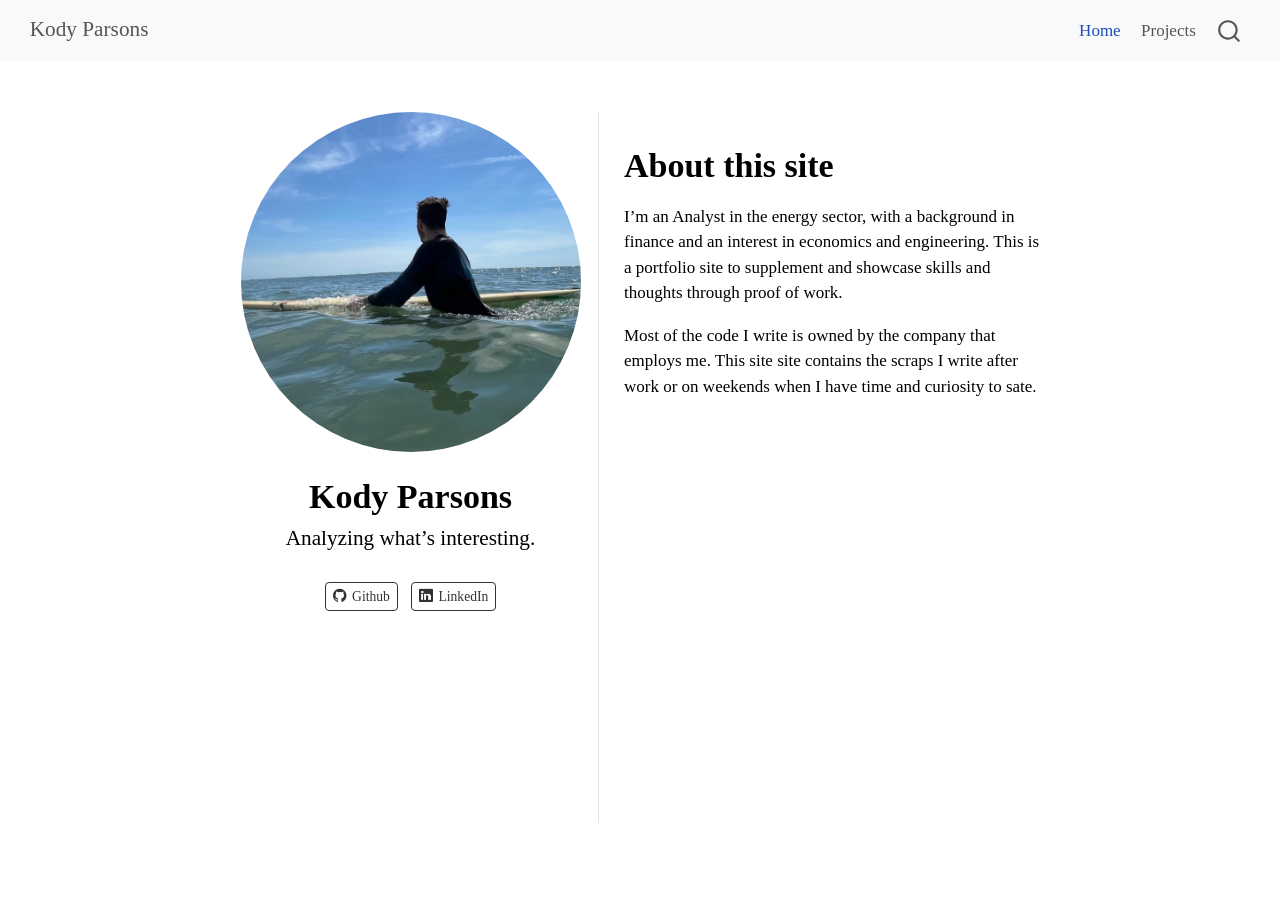
<file: index.html>
<!DOCTYPE html>
<html xmlns="http://www.w3.org/1999/xhtml" lang="en" xml:lang="en"><head>

<meta charset="utf-8">
<meta name="generator" content="quarto-1.5.57">

<meta name="viewport" content="width=device-width, initial-scale=1.0, user-scalable=yes">


<title>Kody Parsons</title>
<style>
code{white-space: pre-wrap;}
span.smallcaps{font-variant: small-caps;}
div.columns{display: flex; gap: min(4vw, 1.5em);}
div.column{flex: auto; overflow-x: auto;}
div.hanging-indent{margin-left: 1.5em; text-indent: -1.5em;}
ul.task-list{list-style: none;}
ul.task-list li input[type="checkbox"] {
  width: 0.8em;
  margin: 0 0.8em 0.2em -1em; /* quarto-specific, see https://github.com/quarto-dev/quarto-cli/issues/4556 */ 
  vertical-align: middle;
}
</style>


<script src="site_libs/quarto-nav/quarto-nav.js"></script>
<script src="site_libs/quarto-nav/headroom.min.js"></script>
<script src="site_libs/clipboard/clipboard.min.js"></script>
<script src="site_libs/quarto-search/autocomplete.umd.js"></script>
<script src="site_libs/quarto-search/fuse.min.js"></script>
<script src="site_libs/quarto-search/quarto-search.js"></script>
<meta name="quarto:offset" content="./">
<script src="site_libs/quarto-html/quarto.js"></script>
<script src="site_libs/quarto-html/popper.min.js"></script>
<script src="site_libs/quarto-html/tippy.umd.min.js"></script>
<link href="site_libs/quarto-html/tippy.css" rel="stylesheet">
<link href="site_libs/quarto-html/quarto-syntax-highlighting.css" rel="stylesheet" id="quarto-text-highlighting-styles">
<script src="site_libs/bootstrap/bootstrap.min.js"></script>
<link href="site_libs/bootstrap/bootstrap-icons.css" rel="stylesheet">
<link href="site_libs/bootstrap/bootstrap.min.css" rel="stylesheet" id="quarto-bootstrap" data-mode="light">
<script id="quarto-search-options" type="application/json">{
  "location": "navbar",
  "copy-button": false,
  "collapse-after": 3,
  "panel-placement": "end",
  "type": "overlay",
  "limit": 50,
  "keyboard-shortcut": [
    "f",
    "/",
    "s"
  ],
  "show-item-context": false,
  "language": {
    "search-no-results-text": "No results",
    "search-matching-documents-text": "matching documents",
    "search-copy-link-title": "Copy link to search",
    "search-hide-matches-text": "Hide additional matches",
    "search-more-match-text": "more match in this document",
    "search-more-matches-text": "more matches in this document",
    "search-clear-button-title": "Clear",
    "search-text-placeholder": "",
    "search-detached-cancel-button-title": "Cancel",
    "search-submit-button-title": "Submit",
    "search-label": "Search"
  }
}</script>


<meta property="og:title" content="Kody Parsons">
<meta property="og:description" content="Analyzing what’s interesting.">
<meta property="og:image" content="https://KodyParsons.github.io/profile.jpeg">
<meta property="og:site_name" content="Kody Parsons">
</head>

<body class="nav-fixed fullcontent">

<div id="quarto-search-results"></div>
  <header id="quarto-header" class="headroom fixed-top">
    <nav class="navbar navbar-expand-lg " data-bs-theme="dark">
      <div class="navbar-container container-fluid">
      <div class="navbar-brand-container mx-auto">
    <a class="navbar-brand" href="./index.html">
    <span class="navbar-title">Kody Parsons</span>
    </a>
  </div>
            <div id="quarto-search" class="" title="Search"></div>
          <button class="navbar-toggler" type="button" data-bs-toggle="collapse" data-bs-target="#navbarCollapse" aria-controls="navbarCollapse" role="menu" aria-expanded="false" aria-label="Toggle navigation" onclick="if (window.quartoToggleHeadroom) { window.quartoToggleHeadroom(); }">
  <span class="navbar-toggler-icon"></span>
</button>
          <div class="collapse navbar-collapse" id="navbarCollapse">
            <ul class="navbar-nav navbar-nav-scroll ms-auto">
  <li class="nav-item">
    <a class="nav-link active" href="./index.html" aria-current="page"> 
<span class="menu-text">Home</span></a>
  </li>  
  <li class="nav-item">
    <a class="nav-link" href="./projects/index.html"> 
<span class="menu-text">Projects</span></a>
  </li>  
</ul>
          </div> <!-- /navcollapse -->
            <div class="quarto-navbar-tools">
</div>
      </div> <!-- /container-fluid -->
    </nav>
</header>
<!-- content -->
<div id="quarto-content" class="quarto-container page-columns page-rows-contents page-layout-article page-navbar">
<!-- sidebar -->
<!-- margin-sidebar -->
    
<!-- main -->
<div class="quarto-about-trestles">
  <div class="about-entity">
    <img src="profile.jpeg" class="about-image
  round " style="height: 20em; width: 20em;">
<header id="title-block-header" class="quarto-title-block default">
<div class="quarto-title">
<h1 class="title">Kody Parsons</h1>
<p class="subtitle lead">Analyzing what’s interesting.</p>
</div>
<div class="quarto-title-meta">
  </div>
</header>
    <div class="about-links">
  <a href="https://github.com//KodyParsons" class="about-link" rel="" target="">
    <i class="bi bi-github"></i>
     <span class="about-link-text">Github</span>
  </a>
  <a href="https://www.linkedin.com/in/kodyparsons/" class="about-link" rel="" target="">
    <i class="bi bi-linkedin"></i>
     <span class="about-link-text">LinkedIn</span>
  </a>
</div>
  </div>
  <div class="about-contents"><main class="content" id="quarto-document-content">
<section id="about-this-site" class="level1">
<h1>About this site</h1>
<p>I’m an Analyst in the energy sector, with a background in finance and an interest in economics and engineering. This is a portfolio site to supplement and showcase skills and thoughts through proof of work.</p>
<p>Most of the code I write is owned by the company that employs me. This site site contains the scraps I write after work or on weekends when I have time and curiosity to sate.</p>


</section>
</main></div>
</div>
 <!-- /main -->
<script id="quarto-html-after-body" type="application/javascript">
window.document.addEventListener("DOMContentLoaded", function (event) {
  const toggleBodyColorMode = (bsSheetEl) => {
    const mode = bsSheetEl.getAttribute("data-mode");
    const bodyEl = window.document.querySelector("body");
    if (mode === "dark") {
      bodyEl.classList.add("quarto-dark");
      bodyEl.classList.remove("quarto-light");
    } else {
      bodyEl.classList.add("quarto-light");
      bodyEl.classList.remove("quarto-dark");
    }
  }
  const toggleBodyColorPrimary = () => {
    const bsSheetEl = window.document.querySelector("link#quarto-bootstrap");
    if (bsSheetEl) {
      toggleBodyColorMode(bsSheetEl);
    }
  }
  toggleBodyColorPrimary();  
  const isCodeAnnotation = (el) => {
    for (const clz of el.classList) {
      if (clz.startsWith('code-annotation-')) {                     
        return true;
      }
    }
    return false;
  }
  const onCopySuccess = function(e) {
    // button target
    const button = e.trigger;
    // don't keep focus
    button.blur();
    // flash "checked"
    button.classList.add('code-copy-button-checked');
    var currentTitle = button.getAttribute("title");
    button.setAttribute("title", "Copied!");
    let tooltip;
    if (window.bootstrap) {
      button.setAttribute("data-bs-toggle", "tooltip");
      button.setAttribute("data-bs-placement", "left");
      button.setAttribute("data-bs-title", "Copied!");
      tooltip = new bootstrap.Tooltip(button, 
        { trigger: "manual", 
          customClass: "code-copy-button-tooltip",
          offset: [0, -8]});
      tooltip.show();    
    }
    setTimeout(function() {
      if (tooltip) {
        tooltip.hide();
        button.removeAttribute("data-bs-title");
        button.removeAttribute("data-bs-toggle");
        button.removeAttribute("data-bs-placement");
      }
      button.setAttribute("title", currentTitle);
      button.classList.remove('code-copy-button-checked');
    }, 1000);
    // clear code selection
    e.clearSelection();
  }
  const getTextToCopy = function(trigger) {
      const codeEl = trigger.previousElementSibling.cloneNode(true);
      for (const childEl of codeEl.children) {
        if (isCodeAnnotation(childEl)) {
          childEl.remove();
        }
      }
      return codeEl.innerText;
  }
  const clipboard = new window.ClipboardJS('.code-copy-button:not([data-in-quarto-modal])', {
    text: getTextToCopy
  });
  clipboard.on('success', onCopySuccess);
  if (window.document.getElementById('quarto-embedded-source-code-modal')) {
    // For code content inside modals, clipBoardJS needs to be initialized with a container option
    // TODO: Check when it could be a function (https://github.com/zenorocha/clipboard.js/issues/860)
    const clipboardModal = new window.ClipboardJS('.code-copy-button[data-in-quarto-modal]', {
      text: getTextToCopy,
      container: window.document.getElementById('quarto-embedded-source-code-modal')
    });
    clipboardModal.on('success', onCopySuccess);
  }
    var localhostRegex = new RegExp(/^(?:http|https):\/\/localhost\:?[0-9]*\//);
    var mailtoRegex = new RegExp(/^mailto:/);
      var filterRegex = new RegExp("https:\/\/KodyParsons\.github\.io\/");
    var isInternal = (href) => {
        return filterRegex.test(href) || localhostRegex.test(href) || mailtoRegex.test(href);
    }
    // Inspect non-navigation links and adorn them if external
 	var links = window.document.querySelectorAll('a[href]:not(.nav-link):not(.navbar-brand):not(.toc-action):not(.sidebar-link):not(.sidebar-item-toggle):not(.pagination-link):not(.no-external):not([aria-hidden]):not(.dropdown-item):not(.quarto-navigation-tool):not(.about-link)');
    for (var i=0; i<links.length; i++) {
      const link = links[i];
      if (!isInternal(link.href)) {
        // undo the damage that might have been done by quarto-nav.js in the case of
        // links that we want to consider external
        if (link.dataset.originalHref !== undefined) {
          link.href = link.dataset.originalHref;
        }
      }
    }
  function tippyHover(el, contentFn, onTriggerFn, onUntriggerFn) {
    const config = {
      allowHTML: true,
      maxWidth: 500,
      delay: 100,
      arrow: false,
      appendTo: function(el) {
          return el.parentElement;
      },
      interactive: true,
      interactiveBorder: 10,
      theme: 'quarto',
      placement: 'bottom-start',
    };
    if (contentFn) {
      config.content = contentFn;
    }
    if (onTriggerFn) {
      config.onTrigger = onTriggerFn;
    }
    if (onUntriggerFn) {
      config.onUntrigger = onUntriggerFn;
    }
    window.tippy(el, config); 
  }
  const noterefs = window.document.querySelectorAll('a[role="doc-noteref"]');
  for (var i=0; i<noterefs.length; i++) {
    const ref = noterefs[i];
    tippyHover(ref, function() {
      // use id or data attribute instead here
      let href = ref.getAttribute('data-footnote-href') || ref.getAttribute('href');
      try { href = new URL(href).hash; } catch {}
      const id = href.replace(/^#\/?/, "");
      const note = window.document.getElementById(id);
      if (note) {
        return note.innerHTML;
      } else {
        return "";
      }
    });
  }
  const xrefs = window.document.querySelectorAll('a.quarto-xref');
  const processXRef = (id, note) => {
    // Strip column container classes
    const stripColumnClz = (el) => {
      el.classList.remove("page-full", "page-columns");
      if (el.children) {
        for (const child of el.children) {
          stripColumnClz(child);
        }
      }
    }
    stripColumnClz(note)
    if (id === null || id.startsWith('sec-')) {
      // Special case sections, only their first couple elements
      const container = document.createElement("div");
      if (note.children && note.children.length > 2) {
        container.appendChild(note.children[0].cloneNode(true));
        for (let i = 1; i < note.children.length; i++) {
          const child = note.children[i];
          if (child.tagName === "P" && child.innerText === "") {
            continue;
          } else {
            container.appendChild(child.cloneNode(true));
            break;
          }
        }
        if (window.Quarto?.typesetMath) {
          window.Quarto.typesetMath(container);
        }
        return container.innerHTML
      } else {
        if (window.Quarto?.typesetMath) {
          window.Quarto.typesetMath(note);
        }
        return note.innerHTML;
      }
    } else {
      // Remove any anchor links if they are present
      const anchorLink = note.querySelector('a.anchorjs-link');
      if (anchorLink) {
        anchorLink.remove();
      }
      if (window.Quarto?.typesetMath) {
        window.Quarto.typesetMath(note);
      }
      // TODO in 1.5, we should make sure this works without a callout special case
      if (note.classList.contains("callout")) {
        return note.outerHTML;
      } else {
        return note.innerHTML;
      }
    }
  }
  for (var i=0; i<xrefs.length; i++) {
    const xref = xrefs[i];
    tippyHover(xref, undefined, function(instance) {
      instance.disable();
      let url = xref.getAttribute('href');
      let hash = undefined; 
      if (url.startsWith('#')) {
        hash = url;
      } else {
        try { hash = new URL(url).hash; } catch {}
      }
      if (hash) {
        const id = hash.replace(/^#\/?/, "");
        const note = window.document.getElementById(id);
        if (note !== null) {
          try {
            const html = processXRef(id, note.cloneNode(true));
            instance.setContent(html);
          } finally {
            instance.enable();
            instance.show();
          }
        } else {
          // See if we can fetch this
          fetch(url.split('#')[0])
          .then(res => res.text())
          .then(html => {
            const parser = new DOMParser();
            const htmlDoc = parser.parseFromString(html, "text/html");
            const note = htmlDoc.getElementById(id);
            if (note !== null) {
              const html = processXRef(id, note);
              instance.setContent(html);
            } 
          }).finally(() => {
            instance.enable();
            instance.show();
          });
        }
      } else {
        // See if we can fetch a full url (with no hash to target)
        // This is a special case and we should probably do some content thinning / targeting
        fetch(url)
        .then(res => res.text())
        .then(html => {
          const parser = new DOMParser();
          const htmlDoc = parser.parseFromString(html, "text/html");
          const note = htmlDoc.querySelector('main.content');
          if (note !== null) {
            // This should only happen for chapter cross references
            // (since there is no id in the URL)
            // remove the first header
            if (note.children.length > 0 && note.children[0].tagName === "HEADER") {
              note.children[0].remove();
            }
            const html = processXRef(null, note);
            instance.setContent(html);
          } 
        }).finally(() => {
          instance.enable();
          instance.show();
        });
      }
    }, function(instance) {
    });
  }
      let selectedAnnoteEl;
      const selectorForAnnotation = ( cell, annotation) => {
        let cellAttr = 'data-code-cell="' + cell + '"';
        let lineAttr = 'data-code-annotation="' +  annotation + '"';
        const selector = 'span[' + cellAttr + '][' + lineAttr + ']';
        return selector;
      }
      const selectCodeLines = (annoteEl) => {
        const doc = window.document;
        const targetCell = annoteEl.getAttribute("data-target-cell");
        const targetAnnotation = annoteEl.getAttribute("data-target-annotation");
        const annoteSpan = window.document.querySelector(selectorForAnnotation(targetCell, targetAnnotation));
        const lines = annoteSpan.getAttribute("data-code-lines").split(",");
        const lineIds = lines.map((line) => {
          return targetCell + "-" + line;
        })
        let top = null;
        let height = null;
        let parent = null;
        if (lineIds.length > 0) {
            //compute the position of the single el (top and bottom and make a div)
            const el = window.document.getElementById(lineIds[0]);
            top = el.offsetTop;
            height = el.offsetHeight;
            parent = el.parentElement.parentElement;
          if (lineIds.length > 1) {
            const lastEl = window.document.getElementById(lineIds[lineIds.length - 1]);
            const bottom = lastEl.offsetTop + lastEl.offsetHeight;
            height = bottom - top;
          }
          if (top !== null && height !== null && parent !== null) {
            // cook up a div (if necessary) and position it 
            let div = window.document.getElementById("code-annotation-line-highlight");
            if (div === null) {
              div = window.document.createElement("div");
              div.setAttribute("id", "code-annotation-line-highlight");
              div.style.position = 'absolute';
              parent.appendChild(div);
            }
            div.style.top = top - 2 + "px";
            div.style.height = height + 4 + "px";
            div.style.left = 0;
            let gutterDiv = window.document.getElementById("code-annotation-line-highlight-gutter");
            if (gutterDiv === null) {
              gutterDiv = window.document.createElement("div");
              gutterDiv.setAttribute("id", "code-annotation-line-highlight-gutter");
              gutterDiv.style.position = 'absolute';
              const codeCell = window.document.getElementById(targetCell);
              const gutter = codeCell.querySelector('.code-annotation-gutter');
              gutter.appendChild(gutterDiv);
            }
            gutterDiv.style.top = top - 2 + "px";
            gutterDiv.style.height = height + 4 + "px";
          }
          selectedAnnoteEl = annoteEl;
        }
      };
      const unselectCodeLines = () => {
        const elementsIds = ["code-annotation-line-highlight", "code-annotation-line-highlight-gutter"];
        elementsIds.forEach((elId) => {
          const div = window.document.getElementById(elId);
          if (div) {
            div.remove();
          }
        });
        selectedAnnoteEl = undefined;
      };
        // Handle positioning of the toggle
    window.addEventListener(
      "resize",
      throttle(() => {
        elRect = undefined;
        if (selectedAnnoteEl) {
          selectCodeLines(selectedAnnoteEl);
        }
      }, 10)
    );
    function throttle(fn, ms) {
    let throttle = false;
    let timer;
      return (...args) => {
        if(!throttle) { // first call gets through
            fn.apply(this, args);
            throttle = true;
        } else { // all the others get throttled
            if(timer) clearTimeout(timer); // cancel #2
            timer = setTimeout(() => {
              fn.apply(this, args);
              timer = throttle = false;
            }, ms);
        }
      };
    }
      // Attach click handler to the DT
      const annoteDls = window.document.querySelectorAll('dt[data-target-cell]');
      for (const annoteDlNode of annoteDls) {
        annoteDlNode.addEventListener('click', (event) => {
          const clickedEl = event.target;
          if (clickedEl !== selectedAnnoteEl) {
            unselectCodeLines();
            const activeEl = window.document.querySelector('dt[data-target-cell].code-annotation-active');
            if (activeEl) {
              activeEl.classList.remove('code-annotation-active');
            }
            selectCodeLines(clickedEl);
            clickedEl.classList.add('code-annotation-active');
          } else {
            // Unselect the line
            unselectCodeLines();
            clickedEl.classList.remove('code-annotation-active');
          }
        });
      }
  const findCites = (el) => {
    const parentEl = el.parentElement;
    if (parentEl) {
      const cites = parentEl.dataset.cites;
      if (cites) {
        return {
          el,
          cites: cites.split(' ')
        };
      } else {
        return findCites(el.parentElement)
      }
    } else {
      return undefined;
    }
  };
  var bibliorefs = window.document.querySelectorAll('a[role="doc-biblioref"]');
  for (var i=0; i<bibliorefs.length; i++) {
    const ref = bibliorefs[i];
    const citeInfo = findCites(ref);
    if (citeInfo) {
      tippyHover(citeInfo.el, function() {
        var popup = window.document.createElement('div');
        citeInfo.cites.forEach(function(cite) {
          var citeDiv = window.document.createElement('div');
          citeDiv.classList.add('hanging-indent');
          citeDiv.classList.add('csl-entry');
          var biblioDiv = window.document.getElementById('ref-' + cite);
          if (biblioDiv) {
            citeDiv.innerHTML = biblioDiv.innerHTML;
          }
          popup.appendChild(citeDiv);
        });
        return popup.innerHTML;
      });
    }
  }
});
</script>
</div> <!-- /content -->




</body></html>
</file>
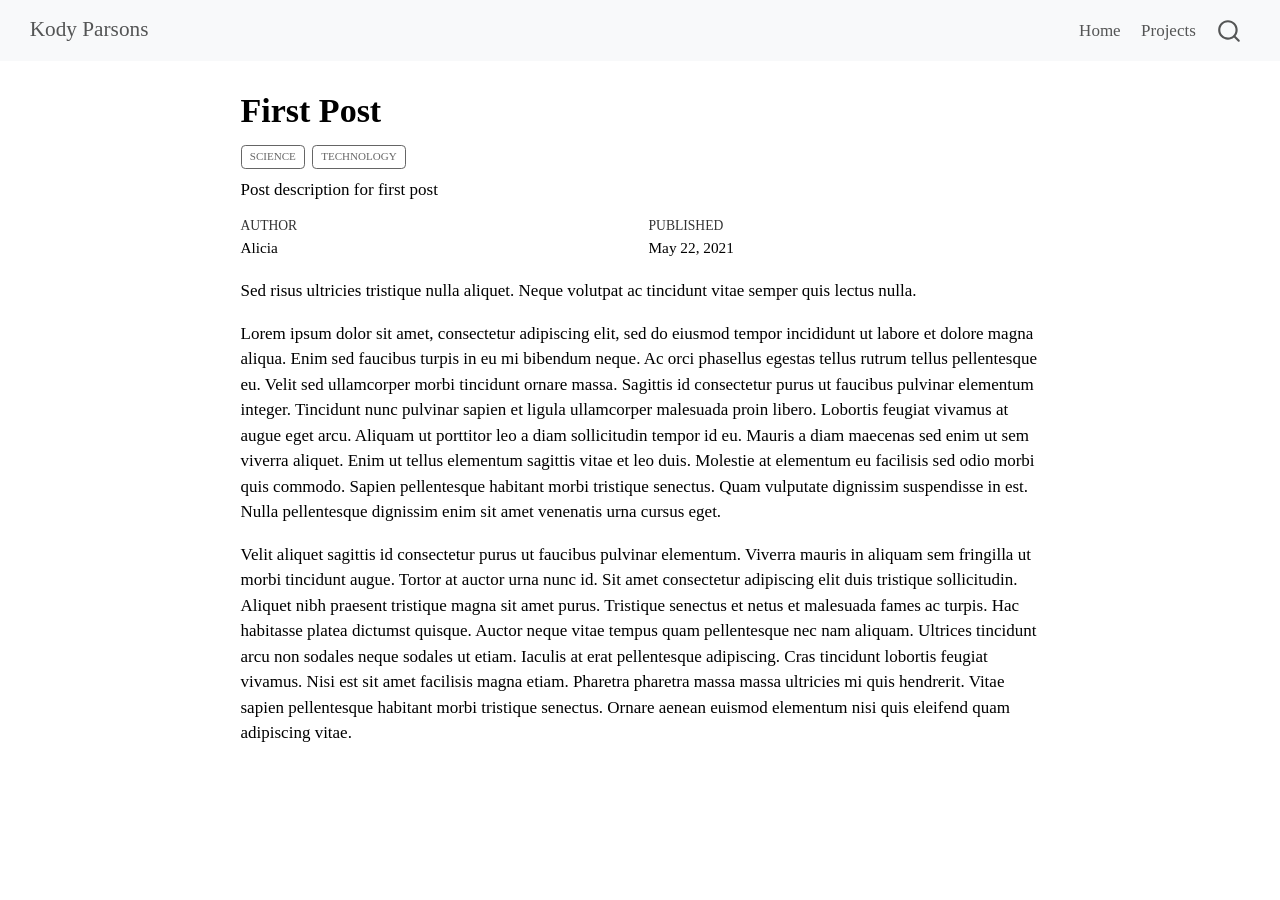
<file: blog/first-post/index.html>
<!DOCTYPE html>
<html xmlns="http://www.w3.org/1999/xhtml" lang="en" xml:lang="en"><head>

<meta charset="utf-8">
<meta name="generator" content="quarto-1.5.57">

<meta name="viewport" content="width=device-width, initial-scale=1.0, user-scalable=yes">

<meta name="author" content="Alicia">
<meta name="dcterms.date" content="2021-05-22">
<meta name="description" content="Post description for first post">

<title>First Post – Kody Parsons</title>
<style>
code{white-space: pre-wrap;}
span.smallcaps{font-variant: small-caps;}
div.columns{display: flex; gap: min(4vw, 1.5em);}
div.column{flex: auto; overflow-x: auto;}
div.hanging-indent{margin-left: 1.5em; text-indent: -1.5em;}
ul.task-list{list-style: none;}
ul.task-list li input[type="checkbox"] {
  width: 0.8em;
  margin: 0 0.8em 0.2em -1em; /* quarto-specific, see https://github.com/quarto-dev/quarto-cli/issues/4556 */ 
  vertical-align: middle;
}
</style>


<script src="../../site_libs/quarto-nav/quarto-nav.js"></script>
<script src="../../site_libs/quarto-nav/headroom.min.js"></script>
<script src="../../site_libs/clipboard/clipboard.min.js"></script>
<script src="../../site_libs/quarto-search/autocomplete.umd.js"></script>
<script src="../../site_libs/quarto-search/fuse.min.js"></script>
<script src="../../site_libs/quarto-search/quarto-search.js"></script>
<meta name="quarto:offset" content="../../">
<script src="../../site_libs/quarto-html/quarto.js"></script>
<script src="../../site_libs/quarto-html/popper.min.js"></script>
<script src="../../site_libs/quarto-html/tippy.umd.min.js"></script>
<script src="../../site_libs/quarto-html/anchor.min.js"></script>
<link href="../../site_libs/quarto-html/tippy.css" rel="stylesheet">
<link href="../../site_libs/quarto-html/quarto-syntax-highlighting.css" rel="stylesheet" id="quarto-text-highlighting-styles">
<script src="../../site_libs/bootstrap/bootstrap.min.js"></script>
<link href="../../site_libs/bootstrap/bootstrap-icons.css" rel="stylesheet">
<link href="../../site_libs/bootstrap/bootstrap.min.css" rel="stylesheet" id="quarto-bootstrap" data-mode="light">
<script id="quarto-search-options" type="application/json">{
  "location": "navbar",
  "copy-button": false,
  "collapse-after": 3,
  "panel-placement": "end",
  "type": "overlay",
  "limit": 50,
  "keyboard-shortcut": [
    "f",
    "/",
    "s"
  ],
  "show-item-context": false,
  "language": {
    "search-no-results-text": "No results",
    "search-matching-documents-text": "matching documents",
    "search-copy-link-title": "Copy link to search",
    "search-hide-matches-text": "Hide additional matches",
    "search-more-match-text": "more match in this document",
    "search-more-matches-text": "more matches in this document",
    "search-clear-button-title": "Clear",
    "search-text-placeholder": "",
    "search-detached-cancel-button-title": "Cancel",
    "search-submit-button-title": "Submit",
    "search-label": "Search"
  }
}</script>


<meta property="og:title" content="First Post – Kody Parsons">
<meta property="og:description" content="Post description for first post">
<meta property="og:image" content="https://KodyParsons.github.io/blog/first-post/cover.jpg">
<meta property="og:site_name" content="Kody Parsons">
</head>

<body class="nav-fixed fullcontent">

<div id="quarto-search-results"></div>
  <header id="quarto-header" class="headroom fixed-top">
    <nav class="navbar navbar-expand-lg " data-bs-theme="dark">
      <div class="navbar-container container-fluid">
      <div class="navbar-brand-container mx-auto">
    <a class="navbar-brand" href="../../index.html">
    <span class="navbar-title">Kody Parsons</span>
    </a>
  </div>
            <div id="quarto-search" class="" title="Search"></div>
          <button class="navbar-toggler" type="button" data-bs-toggle="collapse" data-bs-target="#navbarCollapse" aria-controls="navbarCollapse" role="menu" aria-expanded="false" aria-label="Toggle navigation" onclick="if (window.quartoToggleHeadroom) { window.quartoToggleHeadroom(); }">
  <span class="navbar-toggler-icon"></span>
</button>
          <div class="collapse navbar-collapse" id="navbarCollapse">
            <ul class="navbar-nav navbar-nav-scroll ms-auto">
  <li class="nav-item">
    <a class="nav-link" href="../../index.html"> 
<span class="menu-text">Home</span></a>
  </li>  
  <li class="nav-item">
    <a class="nav-link" href="../../projects/index.html"> 
<span class="menu-text">Projects</span></a>
  </li>  
</ul>
          </div> <!-- /navcollapse -->
            <div class="quarto-navbar-tools">
</div>
      </div> <!-- /container-fluid -->
    </nav>
</header>
<!-- content -->
<div id="quarto-content" class="quarto-container page-columns page-rows-contents page-layout-article page-navbar">
<!-- sidebar -->
<!-- margin-sidebar -->
    
<!-- main -->
<main class="content" id="quarto-document-content">

<header id="title-block-header" class="quarto-title-block default">
<div class="quarto-title">
<h1 class="title">First Post</h1>
  <div class="quarto-categories">
    <div class="quarto-category">Science</div>
    <div class="quarto-category">Technology</div>
  </div>
  </div>

<div>
  <div class="description">
    Post description for first post
  </div>
</div>


<div class="quarto-title-meta">

    <div>
    <div class="quarto-title-meta-heading">Author</div>
    <div class="quarto-title-meta-contents">
             <p>Alicia </p>
          </div>
  </div>
    
    <div>
    <div class="quarto-title-meta-heading">Published</div>
    <div class="quarto-title-meta-contents">
      <p class="date">May 22, 2021</p>
    </div>
  </div>
  
    
  </div>
  


</header>


<p>Sed risus ultricies tristique nulla aliquet. Neque volutpat ac tincidunt vitae semper quis lectus nulla.</p>
<p>Lorem ipsum dolor sit amet, consectetur adipiscing elit, sed do eiusmod tempor incididunt ut labore et dolore magna aliqua. Enim sed faucibus turpis in eu mi bibendum neque. Ac orci phasellus egestas tellus rutrum tellus pellentesque eu. Velit sed ullamcorper morbi tincidunt ornare massa. Sagittis id consectetur purus ut faucibus pulvinar elementum integer. Tincidunt nunc pulvinar sapien et ligula ullamcorper malesuada proin libero. Lobortis feugiat vivamus at augue eget arcu. Aliquam ut porttitor leo a diam sollicitudin tempor id eu. Mauris a diam maecenas sed enim ut sem viverra aliquet. Enim ut tellus elementum sagittis vitae et leo duis. Molestie at elementum eu facilisis sed odio morbi quis commodo. Sapien pellentesque habitant morbi tristique senectus. Quam vulputate dignissim suspendisse in est. Nulla pellentesque dignissim enim sit amet venenatis urna cursus eget.</p>
<p>Velit aliquet sagittis id consectetur purus ut faucibus pulvinar elementum. Viverra mauris in aliquam sem fringilla ut morbi tincidunt augue. Tortor at auctor urna nunc id. Sit amet consectetur adipiscing elit duis tristique sollicitudin. Aliquet nibh praesent tristique magna sit amet purus. Tristique senectus et netus et malesuada fames ac turpis. Hac habitasse platea dictumst quisque. Auctor neque vitae tempus quam pellentesque nec nam aliquam. Ultrices tincidunt arcu non sodales neque sodales ut etiam. Iaculis at erat pellentesque adipiscing. Cras tincidunt lobortis feugiat vivamus. Nisi est sit amet facilisis magna etiam. Pharetra pharetra massa massa ultricies mi quis hendrerit. Vitae sapien pellentesque habitant morbi tristique senectus. Ornare aenean euismod elementum nisi quis eleifend quam adipiscing vitae.</p>



</main> <!-- /main -->
<script id="quarto-html-after-body" type="application/javascript">
window.document.addEventListener("DOMContentLoaded", function (event) {
  const toggleBodyColorMode = (bsSheetEl) => {
    const mode = bsSheetEl.getAttribute("data-mode");
    const bodyEl = window.document.querySelector("body");
    if (mode === "dark") {
      bodyEl.classList.add("quarto-dark");
      bodyEl.classList.remove("quarto-light");
    } else {
      bodyEl.classList.add("quarto-light");
      bodyEl.classList.remove("quarto-dark");
    }
  }
  const toggleBodyColorPrimary = () => {
    const bsSheetEl = window.document.querySelector("link#quarto-bootstrap");
    if (bsSheetEl) {
      toggleBodyColorMode(bsSheetEl);
    }
  }
  toggleBodyColorPrimary();  
  const icon = "";
  const anchorJS = new window.AnchorJS();
  anchorJS.options = {
    placement: 'right',
    icon: icon
  };
  anchorJS.add('.anchored');
  const isCodeAnnotation = (el) => {
    for (const clz of el.classList) {
      if (clz.startsWith('code-annotation-')) {                     
        return true;
      }
    }
    return false;
  }
  const onCopySuccess = function(e) {
    // button target
    const button = e.trigger;
    // don't keep focus
    button.blur();
    // flash "checked"
    button.classList.add('code-copy-button-checked');
    var currentTitle = button.getAttribute("title");
    button.setAttribute("title", "Copied!");
    let tooltip;
    if (window.bootstrap) {
      button.setAttribute("data-bs-toggle", "tooltip");
      button.setAttribute("data-bs-placement", "left");
      button.setAttribute("data-bs-title", "Copied!");
      tooltip = new bootstrap.Tooltip(button, 
        { trigger: "manual", 
          customClass: "code-copy-button-tooltip",
          offset: [0, -8]});
      tooltip.show();    
    }
    setTimeout(function() {
      if (tooltip) {
        tooltip.hide();
        button.removeAttribute("data-bs-title");
        button.removeAttribute("data-bs-toggle");
        button.removeAttribute("data-bs-placement");
      }
      button.setAttribute("title", currentTitle);
      button.classList.remove('code-copy-button-checked');
    }, 1000);
    // clear code selection
    e.clearSelection();
  }
  const getTextToCopy = function(trigger) {
      const codeEl = trigger.previousElementSibling.cloneNode(true);
      for (const childEl of codeEl.children) {
        if (isCodeAnnotation(childEl)) {
          childEl.remove();
        }
      }
      return codeEl.innerText;
  }
  const clipboard = new window.ClipboardJS('.code-copy-button:not([data-in-quarto-modal])', {
    text: getTextToCopy
  });
  clipboard.on('success', onCopySuccess);
  if (window.document.getElementById('quarto-embedded-source-code-modal')) {
    // For code content inside modals, clipBoardJS needs to be initialized with a container option
    // TODO: Check when it could be a function (https://github.com/zenorocha/clipboard.js/issues/860)
    const clipboardModal = new window.ClipboardJS('.code-copy-button[data-in-quarto-modal]', {
      text: getTextToCopy,
      container: window.document.getElementById('quarto-embedded-source-code-modal')
    });
    clipboardModal.on('success', onCopySuccess);
  }
    var localhostRegex = new RegExp(/^(?:http|https):\/\/localhost\:?[0-9]*\//);
    var mailtoRegex = new RegExp(/^mailto:/);
      var filterRegex = new RegExp("https:\/\/KodyParsons\.github\.io\/");
    var isInternal = (href) => {
        return filterRegex.test(href) || localhostRegex.test(href) || mailtoRegex.test(href);
    }
    // Inspect non-navigation links and adorn them if external
 	var links = window.document.querySelectorAll('a[href]:not(.nav-link):not(.navbar-brand):not(.toc-action):not(.sidebar-link):not(.sidebar-item-toggle):not(.pagination-link):not(.no-external):not([aria-hidden]):not(.dropdown-item):not(.quarto-navigation-tool):not(.about-link)');
    for (var i=0; i<links.length; i++) {
      const link = links[i];
      if (!isInternal(link.href)) {
        // undo the damage that might have been done by quarto-nav.js in the case of
        // links that we want to consider external
        if (link.dataset.originalHref !== undefined) {
          link.href = link.dataset.originalHref;
        }
      }
    }
  function tippyHover(el, contentFn, onTriggerFn, onUntriggerFn) {
    const config = {
      allowHTML: true,
      maxWidth: 500,
      delay: 100,
      arrow: false,
      appendTo: function(el) {
          return el.parentElement;
      },
      interactive: true,
      interactiveBorder: 10,
      theme: 'quarto',
      placement: 'bottom-start',
    };
    if (contentFn) {
      config.content = contentFn;
    }
    if (onTriggerFn) {
      config.onTrigger = onTriggerFn;
    }
    if (onUntriggerFn) {
      config.onUntrigger = onUntriggerFn;
    }
    window.tippy(el, config); 
  }
  const noterefs = window.document.querySelectorAll('a[role="doc-noteref"]');
  for (var i=0; i<noterefs.length; i++) {
    const ref = noterefs[i];
    tippyHover(ref, function() {
      // use id or data attribute instead here
      let href = ref.getAttribute('data-footnote-href') || ref.getAttribute('href');
      try { href = new URL(href).hash; } catch {}
      const id = href.replace(/^#\/?/, "");
      const note = window.document.getElementById(id);
      if (note) {
        return note.innerHTML;
      } else {
        return "";
      }
    });
  }
  const xrefs = window.document.querySelectorAll('a.quarto-xref');
  const processXRef = (id, note) => {
    // Strip column container classes
    const stripColumnClz = (el) => {
      el.classList.remove("page-full", "page-columns");
      if (el.children) {
        for (const child of el.children) {
          stripColumnClz(child);
        }
      }
    }
    stripColumnClz(note)
    if (id === null || id.startsWith('sec-')) {
      // Special case sections, only their first couple elements
      const container = document.createElement("div");
      if (note.children && note.children.length > 2) {
        container.appendChild(note.children[0].cloneNode(true));
        for (let i = 1; i < note.children.length; i++) {
          const child = note.children[i];
          if (child.tagName === "P" && child.innerText === "") {
            continue;
          } else {
            container.appendChild(child.cloneNode(true));
            break;
          }
        }
        if (window.Quarto?.typesetMath) {
          window.Quarto.typesetMath(container);
        }
        return container.innerHTML
      } else {
        if (window.Quarto?.typesetMath) {
          window.Quarto.typesetMath(note);
        }
        return note.innerHTML;
      }
    } else {
      // Remove any anchor links if they are present
      const anchorLink = note.querySelector('a.anchorjs-link');
      if (anchorLink) {
        anchorLink.remove();
      }
      if (window.Quarto?.typesetMath) {
        window.Quarto.typesetMath(note);
      }
      // TODO in 1.5, we should make sure this works without a callout special case
      if (note.classList.contains("callout")) {
        return note.outerHTML;
      } else {
        return note.innerHTML;
      }
    }
  }
  for (var i=0; i<xrefs.length; i++) {
    const xref = xrefs[i];
    tippyHover(xref, undefined, function(instance) {
      instance.disable();
      let url = xref.getAttribute('href');
      let hash = undefined; 
      if (url.startsWith('#')) {
        hash = url;
      } else {
        try { hash = new URL(url).hash; } catch {}
      }
      if (hash) {
        const id = hash.replace(/^#\/?/, "");
        const note = window.document.getElementById(id);
        if (note !== null) {
          try {
            const html = processXRef(id, note.cloneNode(true));
            instance.setContent(html);
          } finally {
            instance.enable();
            instance.show();
          }
        } else {
          // See if we can fetch this
          fetch(url.split('#')[0])
          .then(res => res.text())
          .then(html => {
            const parser = new DOMParser();
            const htmlDoc = parser.parseFromString(html, "text/html");
            const note = htmlDoc.getElementById(id);
            if (note !== null) {
              const html = processXRef(id, note);
              instance.setContent(html);
            } 
          }).finally(() => {
            instance.enable();
            instance.show();
          });
        }
      } else {
        // See if we can fetch a full url (with no hash to target)
        // This is a special case and we should probably do some content thinning / targeting
        fetch(url)
        .then(res => res.text())
        .then(html => {
          const parser = new DOMParser();
          const htmlDoc = parser.parseFromString(html, "text/html");
          const note = htmlDoc.querySelector('main.content');
          if (note !== null) {
            // This should only happen for chapter cross references
            // (since there is no id in the URL)
            // remove the first header
            if (note.children.length > 0 && note.children[0].tagName === "HEADER") {
              note.children[0].remove();
            }
            const html = processXRef(null, note);
            instance.setContent(html);
          } 
        }).finally(() => {
          instance.enable();
          instance.show();
        });
      }
    }, function(instance) {
    });
  }
      let selectedAnnoteEl;
      const selectorForAnnotation = ( cell, annotation) => {
        let cellAttr = 'data-code-cell="' + cell + '"';
        let lineAttr = 'data-code-annotation="' +  annotation + '"';
        const selector = 'span[' + cellAttr + '][' + lineAttr + ']';
        return selector;
      }
      const selectCodeLines = (annoteEl) => {
        const doc = window.document;
        const targetCell = annoteEl.getAttribute("data-target-cell");
        const targetAnnotation = annoteEl.getAttribute("data-target-annotation");
        const annoteSpan = window.document.querySelector(selectorForAnnotation(targetCell, targetAnnotation));
        const lines = annoteSpan.getAttribute("data-code-lines").split(",");
        const lineIds = lines.map((line) => {
          return targetCell + "-" + line;
        })
        let top = null;
        let height = null;
        let parent = null;
        if (lineIds.length > 0) {
            //compute the position of the single el (top and bottom and make a div)
            const el = window.document.getElementById(lineIds[0]);
            top = el.offsetTop;
            height = el.offsetHeight;
            parent = el.parentElement.parentElement;
          if (lineIds.length > 1) {
            const lastEl = window.document.getElementById(lineIds[lineIds.length - 1]);
            const bottom = lastEl.offsetTop + lastEl.offsetHeight;
            height = bottom - top;
          }
          if (top !== null && height !== null && parent !== null) {
            // cook up a div (if necessary) and position it 
            let div = window.document.getElementById("code-annotation-line-highlight");
            if (div === null) {
              div = window.document.createElement("div");
              div.setAttribute("id", "code-annotation-line-highlight");
              div.style.position = 'absolute';
              parent.appendChild(div);
            }
            div.style.top = top - 2 + "px";
            div.style.height = height + 4 + "px";
            div.style.left = 0;
            let gutterDiv = window.document.getElementById("code-annotation-line-highlight-gutter");
            if (gutterDiv === null) {
              gutterDiv = window.document.createElement("div");
              gutterDiv.setAttribute("id", "code-annotation-line-highlight-gutter");
              gutterDiv.style.position = 'absolute';
              const codeCell = window.document.getElementById(targetCell);
              const gutter = codeCell.querySelector('.code-annotation-gutter');
              gutter.appendChild(gutterDiv);
            }
            gutterDiv.style.top = top - 2 + "px";
            gutterDiv.style.height = height + 4 + "px";
          }
          selectedAnnoteEl = annoteEl;
        }
      };
      const unselectCodeLines = () => {
        const elementsIds = ["code-annotation-line-highlight", "code-annotation-line-highlight-gutter"];
        elementsIds.forEach((elId) => {
          const div = window.document.getElementById(elId);
          if (div) {
            div.remove();
          }
        });
        selectedAnnoteEl = undefined;
      };
        // Handle positioning of the toggle
    window.addEventListener(
      "resize",
      throttle(() => {
        elRect = undefined;
        if (selectedAnnoteEl) {
          selectCodeLines(selectedAnnoteEl);
        }
      }, 10)
    );
    function throttle(fn, ms) {
    let throttle = false;
    let timer;
      return (...args) => {
        if(!throttle) { // first call gets through
            fn.apply(this, args);
            throttle = true;
        } else { // all the others get throttled
            if(timer) clearTimeout(timer); // cancel #2
            timer = setTimeout(() => {
              fn.apply(this, args);
              timer = throttle = false;
            }, ms);
        }
      };
    }
      // Attach click handler to the DT
      const annoteDls = window.document.querySelectorAll('dt[data-target-cell]');
      for (const annoteDlNode of annoteDls) {
        annoteDlNode.addEventListener('click', (event) => {
          const clickedEl = event.target;
          if (clickedEl !== selectedAnnoteEl) {
            unselectCodeLines();
            const activeEl = window.document.querySelector('dt[data-target-cell].code-annotation-active');
            if (activeEl) {
              activeEl.classList.remove('code-annotation-active');
            }
            selectCodeLines(clickedEl);
            clickedEl.classList.add('code-annotation-active');
          } else {
            // Unselect the line
            unselectCodeLines();
            clickedEl.classList.remove('code-annotation-active');
          }
        });
      }
  const findCites = (el) => {
    const parentEl = el.parentElement;
    if (parentEl) {
      const cites = parentEl.dataset.cites;
      if (cites) {
        return {
          el,
          cites: cites.split(' ')
        };
      } else {
        return findCites(el.parentElement)
      }
    } else {
      return undefined;
    }
  };
  var bibliorefs = window.document.querySelectorAll('a[role="doc-biblioref"]');
  for (var i=0; i<bibliorefs.length; i++) {
    const ref = bibliorefs[i];
    const citeInfo = findCites(ref);
    if (citeInfo) {
      tippyHover(citeInfo.el, function() {
        var popup = window.document.createElement('div');
        citeInfo.cites.forEach(function(cite) {
          var citeDiv = window.document.createElement('div');
          citeDiv.classList.add('hanging-indent');
          citeDiv.classList.add('csl-entry');
          var biblioDiv = window.document.getElementById('ref-' + cite);
          if (biblioDiv) {
            citeDiv.innerHTML = biblioDiv.innerHTML;
          }
          popup.appendChild(citeDiv);
        });
        return popup.innerHTML;
      });
    }
  }
});
</script>
</div> <!-- /content -->




</body></html>
</file>
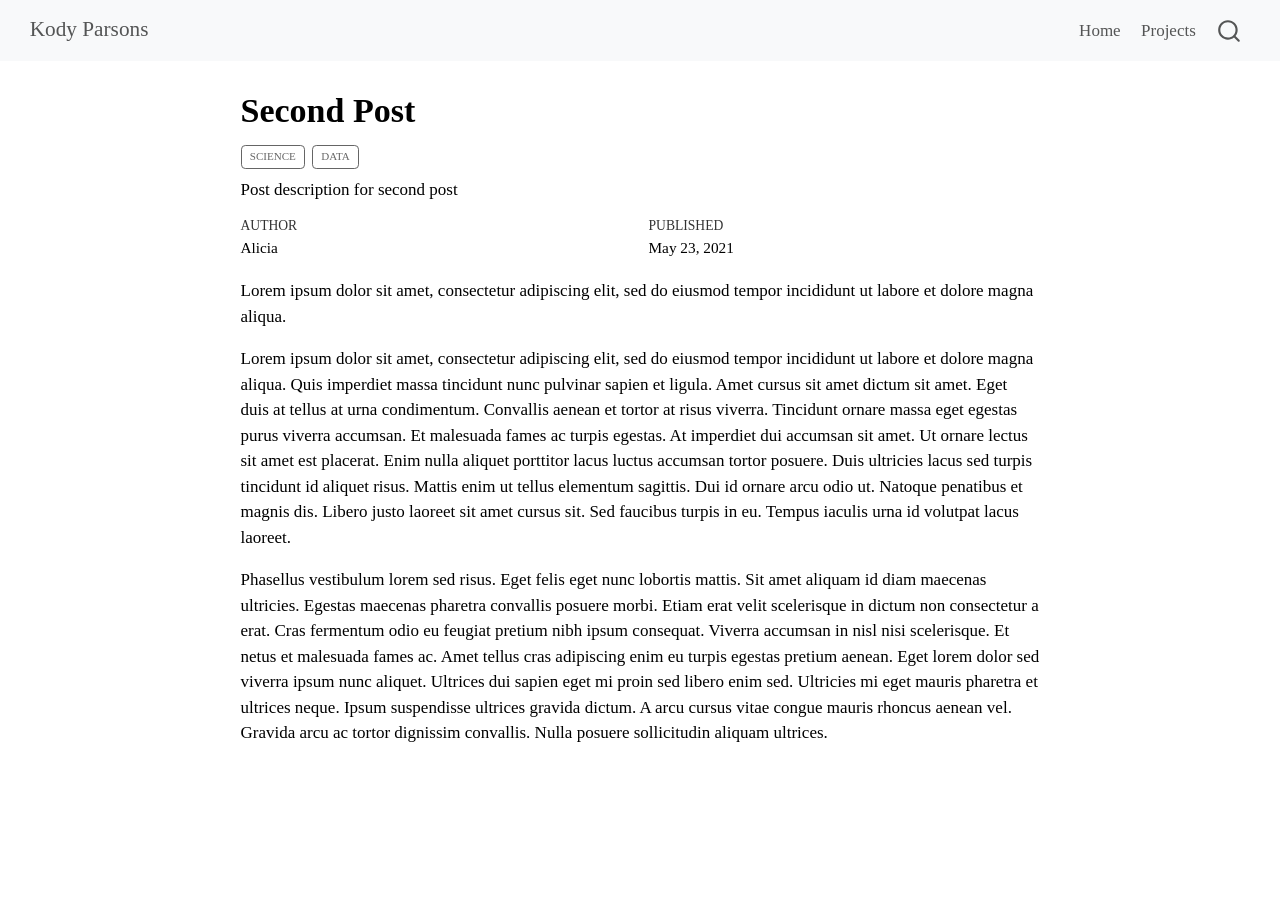
<file: blog/second-post/index.html>
<!DOCTYPE html>
<html xmlns="http://www.w3.org/1999/xhtml" lang="en" xml:lang="en"><head>

<meta charset="utf-8">
<meta name="generator" content="quarto-1.5.57">

<meta name="viewport" content="width=device-width, initial-scale=1.0, user-scalable=yes">

<meta name="author" content="Alicia">
<meta name="dcterms.date" content="2021-05-23">
<meta name="description" content="Post description for second post">

<title>Second Post – Kody Parsons</title>
<style>
code{white-space: pre-wrap;}
span.smallcaps{font-variant: small-caps;}
div.columns{display: flex; gap: min(4vw, 1.5em);}
div.column{flex: auto; overflow-x: auto;}
div.hanging-indent{margin-left: 1.5em; text-indent: -1.5em;}
ul.task-list{list-style: none;}
ul.task-list li input[type="checkbox"] {
  width: 0.8em;
  margin: 0 0.8em 0.2em -1em; /* quarto-specific, see https://github.com/quarto-dev/quarto-cli/issues/4556 */ 
  vertical-align: middle;
}
</style>


<script src="../../site_libs/quarto-nav/quarto-nav.js"></script>
<script src="../../site_libs/quarto-nav/headroom.min.js"></script>
<script src="../../site_libs/clipboard/clipboard.min.js"></script>
<script src="../../site_libs/quarto-search/autocomplete.umd.js"></script>
<script src="../../site_libs/quarto-search/fuse.min.js"></script>
<script src="../../site_libs/quarto-search/quarto-search.js"></script>
<meta name="quarto:offset" content="../../">
<script src="../../site_libs/quarto-html/quarto.js"></script>
<script src="../../site_libs/quarto-html/popper.min.js"></script>
<script src="../../site_libs/quarto-html/tippy.umd.min.js"></script>
<script src="../../site_libs/quarto-html/anchor.min.js"></script>
<link href="../../site_libs/quarto-html/tippy.css" rel="stylesheet">
<link href="../../site_libs/quarto-html/quarto-syntax-highlighting.css" rel="stylesheet" id="quarto-text-highlighting-styles">
<script src="../../site_libs/bootstrap/bootstrap.min.js"></script>
<link href="../../site_libs/bootstrap/bootstrap-icons.css" rel="stylesheet">
<link href="../../site_libs/bootstrap/bootstrap.min.css" rel="stylesheet" id="quarto-bootstrap" data-mode="light">
<script id="quarto-search-options" type="application/json">{
  "location": "navbar",
  "copy-button": false,
  "collapse-after": 3,
  "panel-placement": "end",
  "type": "overlay",
  "limit": 50,
  "keyboard-shortcut": [
    "f",
    "/",
    "s"
  ],
  "show-item-context": false,
  "language": {
    "search-no-results-text": "No results",
    "search-matching-documents-text": "matching documents",
    "search-copy-link-title": "Copy link to search",
    "search-hide-matches-text": "Hide additional matches",
    "search-more-match-text": "more match in this document",
    "search-more-matches-text": "more matches in this document",
    "search-clear-button-title": "Clear",
    "search-text-placeholder": "",
    "search-detached-cancel-button-title": "Cancel",
    "search-submit-button-title": "Submit",
    "search-label": "Search"
  }
}</script>


<meta property="og:title" content="Second Post – Kody Parsons">
<meta property="og:description" content="Post description for second post">
<meta property="og:image" content="https://KodyParsons.github.io/blog/second-post/cover.jpg">
<meta property="og:site_name" content="Kody Parsons">
</head>

<body class="nav-fixed fullcontent">

<div id="quarto-search-results"></div>
  <header id="quarto-header" class="headroom fixed-top">
    <nav class="navbar navbar-expand-lg " data-bs-theme="dark">
      <div class="navbar-container container-fluid">
      <div class="navbar-brand-container mx-auto">
    <a class="navbar-brand" href="../../index.html">
    <span class="navbar-title">Kody Parsons</span>
    </a>
  </div>
            <div id="quarto-search" class="" title="Search"></div>
          <button class="navbar-toggler" type="button" data-bs-toggle="collapse" data-bs-target="#navbarCollapse" aria-controls="navbarCollapse" role="menu" aria-expanded="false" aria-label="Toggle navigation" onclick="if (window.quartoToggleHeadroom) { window.quartoToggleHeadroom(); }">
  <span class="navbar-toggler-icon"></span>
</button>
          <div class="collapse navbar-collapse" id="navbarCollapse">
            <ul class="navbar-nav navbar-nav-scroll ms-auto">
  <li class="nav-item">
    <a class="nav-link" href="../../index.html"> 
<span class="menu-text">Home</span></a>
  </li>  
  <li class="nav-item">
    <a class="nav-link" href="../../projects/index.html"> 
<span class="menu-text">Projects</span></a>
  </li>  
</ul>
          </div> <!-- /navcollapse -->
            <div class="quarto-navbar-tools">
</div>
      </div> <!-- /container-fluid -->
    </nav>
</header>
<!-- content -->
<div id="quarto-content" class="quarto-container page-columns page-rows-contents page-layout-article page-navbar">
<!-- sidebar -->
<!-- margin-sidebar -->
    
<!-- main -->
<main class="content" id="quarto-document-content">

<header id="title-block-header" class="quarto-title-block default">
<div class="quarto-title">
<h1 class="title">Second Post</h1>
  <div class="quarto-categories">
    <div class="quarto-category">Science</div>
    <div class="quarto-category">Data</div>
  </div>
  </div>

<div>
  <div class="description">
    Post description for second post
  </div>
</div>


<div class="quarto-title-meta">

    <div>
    <div class="quarto-title-meta-heading">Author</div>
    <div class="quarto-title-meta-contents">
             <p>Alicia </p>
          </div>
  </div>
    
    <div>
    <div class="quarto-title-meta-heading">Published</div>
    <div class="quarto-title-meta-contents">
      <p class="date">May 23, 2021</p>
    </div>
  </div>
  
    
  </div>
  


</header>


<p>Lorem ipsum dolor sit amet, consectetur adipiscing elit, sed do eiusmod tempor incididunt ut labore et dolore magna aliqua.</p>
<p>Lorem ipsum dolor sit amet, consectetur adipiscing elit, sed do eiusmod tempor incididunt ut labore et dolore magna aliqua. Quis imperdiet massa tincidunt nunc pulvinar sapien et ligula. Amet cursus sit amet dictum sit amet. Eget duis at tellus at urna condimentum. Convallis aenean et tortor at risus viverra. Tincidunt ornare massa eget egestas purus viverra accumsan. Et malesuada fames ac turpis egestas. At imperdiet dui accumsan sit amet. Ut ornare lectus sit amet est placerat. Enim nulla aliquet porttitor lacus luctus accumsan tortor posuere. Duis ultricies lacus sed turpis tincidunt id aliquet risus. Mattis enim ut tellus elementum sagittis. Dui id ornare arcu odio ut. Natoque penatibus et magnis dis. Libero justo laoreet sit amet cursus sit. Sed faucibus turpis in eu. Tempus iaculis urna id volutpat lacus laoreet.</p>
<p>Phasellus vestibulum lorem sed risus. Eget felis eget nunc lobortis mattis. Sit amet aliquam id diam maecenas ultricies. Egestas maecenas pharetra convallis posuere morbi. Etiam erat velit scelerisque in dictum non consectetur a erat. Cras fermentum odio eu feugiat pretium nibh ipsum consequat. Viverra accumsan in nisl nisi scelerisque. Et netus et malesuada fames ac. Amet tellus cras adipiscing enim eu turpis egestas pretium aenean. Eget lorem dolor sed viverra ipsum nunc aliquet. Ultrices dui sapien eget mi proin sed libero enim sed. Ultricies mi eget mauris pharetra et ultrices neque. Ipsum suspendisse ultrices gravida dictum. A arcu cursus vitae congue mauris rhoncus aenean vel. Gravida arcu ac tortor dignissim convallis. Nulla posuere sollicitudin aliquam ultrices.</p>



</main> <!-- /main -->
<script id="quarto-html-after-body" type="application/javascript">
window.document.addEventListener("DOMContentLoaded", function (event) {
  const toggleBodyColorMode = (bsSheetEl) => {
    const mode = bsSheetEl.getAttribute("data-mode");
    const bodyEl = window.document.querySelector("body");
    if (mode === "dark") {
      bodyEl.classList.add("quarto-dark");
      bodyEl.classList.remove("quarto-light");
    } else {
      bodyEl.classList.add("quarto-light");
      bodyEl.classList.remove("quarto-dark");
    }
  }
  const toggleBodyColorPrimary = () => {
    const bsSheetEl = window.document.querySelector("link#quarto-bootstrap");
    if (bsSheetEl) {
      toggleBodyColorMode(bsSheetEl);
    }
  }
  toggleBodyColorPrimary();  
  const icon = "";
  const anchorJS = new window.AnchorJS();
  anchorJS.options = {
    placement: 'right',
    icon: icon
  };
  anchorJS.add('.anchored');
  const isCodeAnnotation = (el) => {
    for (const clz of el.classList) {
      if (clz.startsWith('code-annotation-')) {                     
        return true;
      }
    }
    return false;
  }
  const onCopySuccess = function(e) {
    // button target
    const button = e.trigger;
    // don't keep focus
    button.blur();
    // flash "checked"
    button.classList.add('code-copy-button-checked');
    var currentTitle = button.getAttribute("title");
    button.setAttribute("title", "Copied!");
    let tooltip;
    if (window.bootstrap) {
      button.setAttribute("data-bs-toggle", "tooltip");
      button.setAttribute("data-bs-placement", "left");
      button.setAttribute("data-bs-title", "Copied!");
      tooltip = new bootstrap.Tooltip(button, 
        { trigger: "manual", 
          customClass: "code-copy-button-tooltip",
          offset: [0, -8]});
      tooltip.show();    
    }
    setTimeout(function() {
      if (tooltip) {
        tooltip.hide();
        button.removeAttribute("data-bs-title");
        button.removeAttribute("data-bs-toggle");
        button.removeAttribute("data-bs-placement");
      }
      button.setAttribute("title", currentTitle);
      button.classList.remove('code-copy-button-checked');
    }, 1000);
    // clear code selection
    e.clearSelection();
  }
  const getTextToCopy = function(trigger) {
      const codeEl = trigger.previousElementSibling.cloneNode(true);
      for (const childEl of codeEl.children) {
        if (isCodeAnnotation(childEl)) {
          childEl.remove();
        }
      }
      return codeEl.innerText;
  }
  const clipboard = new window.ClipboardJS('.code-copy-button:not([data-in-quarto-modal])', {
    text: getTextToCopy
  });
  clipboard.on('success', onCopySuccess);
  if (window.document.getElementById('quarto-embedded-source-code-modal')) {
    // For code content inside modals, clipBoardJS needs to be initialized with a container option
    // TODO: Check when it could be a function (https://github.com/zenorocha/clipboard.js/issues/860)
    const clipboardModal = new window.ClipboardJS('.code-copy-button[data-in-quarto-modal]', {
      text: getTextToCopy,
      container: window.document.getElementById('quarto-embedded-source-code-modal')
    });
    clipboardModal.on('success', onCopySuccess);
  }
    var localhostRegex = new RegExp(/^(?:http|https):\/\/localhost\:?[0-9]*\//);
    var mailtoRegex = new RegExp(/^mailto:/);
      var filterRegex = new RegExp("https:\/\/KodyParsons\.github\.io\/");
    var isInternal = (href) => {
        return filterRegex.test(href) || localhostRegex.test(href) || mailtoRegex.test(href);
    }
    // Inspect non-navigation links and adorn them if external
 	var links = window.document.querySelectorAll('a[href]:not(.nav-link):not(.navbar-brand):not(.toc-action):not(.sidebar-link):not(.sidebar-item-toggle):not(.pagination-link):not(.no-external):not([aria-hidden]):not(.dropdown-item):not(.quarto-navigation-tool):not(.about-link)');
    for (var i=0; i<links.length; i++) {
      const link = links[i];
      if (!isInternal(link.href)) {
        // undo the damage that might have been done by quarto-nav.js in the case of
        // links that we want to consider external
        if (link.dataset.originalHref !== undefined) {
          link.href = link.dataset.originalHref;
        }
      }
    }
  function tippyHover(el, contentFn, onTriggerFn, onUntriggerFn) {
    const config = {
      allowHTML: true,
      maxWidth: 500,
      delay: 100,
      arrow: false,
      appendTo: function(el) {
          return el.parentElement;
      },
      interactive: true,
      interactiveBorder: 10,
      theme: 'quarto',
      placement: 'bottom-start',
    };
    if (contentFn) {
      config.content = contentFn;
    }
    if (onTriggerFn) {
      config.onTrigger = onTriggerFn;
    }
    if (onUntriggerFn) {
      config.onUntrigger = onUntriggerFn;
    }
    window.tippy(el, config); 
  }
  const noterefs = window.document.querySelectorAll('a[role="doc-noteref"]');
  for (var i=0; i<noterefs.length; i++) {
    const ref = noterefs[i];
    tippyHover(ref, function() {
      // use id or data attribute instead here
      let href = ref.getAttribute('data-footnote-href') || ref.getAttribute('href');
      try { href = new URL(href).hash; } catch {}
      const id = href.replace(/^#\/?/, "");
      const note = window.document.getElementById(id);
      if (note) {
        return note.innerHTML;
      } else {
        return "";
      }
    });
  }
  const xrefs = window.document.querySelectorAll('a.quarto-xref');
  const processXRef = (id, note) => {
    // Strip column container classes
    const stripColumnClz = (el) => {
      el.classList.remove("page-full", "page-columns");
      if (el.children) {
        for (const child of el.children) {
          stripColumnClz(child);
        }
      }
    }
    stripColumnClz(note)
    if (id === null || id.startsWith('sec-')) {
      // Special case sections, only their first couple elements
      const container = document.createElement("div");
      if (note.children && note.children.length > 2) {
        container.appendChild(note.children[0].cloneNode(true));
        for (let i = 1; i < note.children.length; i++) {
          const child = note.children[i];
          if (child.tagName === "P" && child.innerText === "") {
            continue;
          } else {
            container.appendChild(child.cloneNode(true));
            break;
          }
        }
        if (window.Quarto?.typesetMath) {
          window.Quarto.typesetMath(container);
        }
        return container.innerHTML
      } else {
        if (window.Quarto?.typesetMath) {
          window.Quarto.typesetMath(note);
        }
        return note.innerHTML;
      }
    } else {
      // Remove any anchor links if they are present
      const anchorLink = note.querySelector('a.anchorjs-link');
      if (anchorLink) {
        anchorLink.remove();
      }
      if (window.Quarto?.typesetMath) {
        window.Quarto.typesetMath(note);
      }
      // TODO in 1.5, we should make sure this works without a callout special case
      if (note.classList.contains("callout")) {
        return note.outerHTML;
      } else {
        return note.innerHTML;
      }
    }
  }
  for (var i=0; i<xrefs.length; i++) {
    const xref = xrefs[i];
    tippyHover(xref, undefined, function(instance) {
      instance.disable();
      let url = xref.getAttribute('href');
      let hash = undefined; 
      if (url.startsWith('#')) {
        hash = url;
      } else {
        try { hash = new URL(url).hash; } catch {}
      }
      if (hash) {
        const id = hash.replace(/^#\/?/, "");
        const note = window.document.getElementById(id);
        if (note !== null) {
          try {
            const html = processXRef(id, note.cloneNode(true));
            instance.setContent(html);
          } finally {
            instance.enable();
            instance.show();
          }
        } else {
          // See if we can fetch this
          fetch(url.split('#')[0])
          .then(res => res.text())
          .then(html => {
            const parser = new DOMParser();
            const htmlDoc = parser.parseFromString(html, "text/html");
            const note = htmlDoc.getElementById(id);
            if (note !== null) {
              const html = processXRef(id, note);
              instance.setContent(html);
            } 
          }).finally(() => {
            instance.enable();
            instance.show();
          });
        }
      } else {
        // See if we can fetch a full url (with no hash to target)
        // This is a special case and we should probably do some content thinning / targeting
        fetch(url)
        .then(res => res.text())
        .then(html => {
          const parser = new DOMParser();
          const htmlDoc = parser.parseFromString(html, "text/html");
          const note = htmlDoc.querySelector('main.content');
          if (note !== null) {
            // This should only happen for chapter cross references
            // (since there is no id in the URL)
            // remove the first header
            if (note.children.length > 0 && note.children[0].tagName === "HEADER") {
              note.children[0].remove();
            }
            const html = processXRef(null, note);
            instance.setContent(html);
          } 
        }).finally(() => {
          instance.enable();
          instance.show();
        });
      }
    }, function(instance) {
    });
  }
      let selectedAnnoteEl;
      const selectorForAnnotation = ( cell, annotation) => {
        let cellAttr = 'data-code-cell="' + cell + '"';
        let lineAttr = 'data-code-annotation="' +  annotation + '"';
        const selector = 'span[' + cellAttr + '][' + lineAttr + ']';
        return selector;
      }
      const selectCodeLines = (annoteEl) => {
        const doc = window.document;
        const targetCell = annoteEl.getAttribute("data-target-cell");
        const targetAnnotation = annoteEl.getAttribute("data-target-annotation");
        const annoteSpan = window.document.querySelector(selectorForAnnotation(targetCell, targetAnnotation));
        const lines = annoteSpan.getAttribute("data-code-lines").split(",");
        const lineIds = lines.map((line) => {
          return targetCell + "-" + line;
        })
        let top = null;
        let height = null;
        let parent = null;
        if (lineIds.length > 0) {
            //compute the position of the single el (top and bottom and make a div)
            const el = window.document.getElementById(lineIds[0]);
            top = el.offsetTop;
            height = el.offsetHeight;
            parent = el.parentElement.parentElement;
          if (lineIds.length > 1) {
            const lastEl = window.document.getElementById(lineIds[lineIds.length - 1]);
            const bottom = lastEl.offsetTop + lastEl.offsetHeight;
            height = bottom - top;
          }
          if (top !== null && height !== null && parent !== null) {
            // cook up a div (if necessary) and position it 
            let div = window.document.getElementById("code-annotation-line-highlight");
            if (div === null) {
              div = window.document.createElement("div");
              div.setAttribute("id", "code-annotation-line-highlight");
              div.style.position = 'absolute';
              parent.appendChild(div);
            }
            div.style.top = top - 2 + "px";
            div.style.height = height + 4 + "px";
            div.style.left = 0;
            let gutterDiv = window.document.getElementById("code-annotation-line-highlight-gutter");
            if (gutterDiv === null) {
              gutterDiv = window.document.createElement("div");
              gutterDiv.setAttribute("id", "code-annotation-line-highlight-gutter");
              gutterDiv.style.position = 'absolute';
              const codeCell = window.document.getElementById(targetCell);
              const gutter = codeCell.querySelector('.code-annotation-gutter');
              gutter.appendChild(gutterDiv);
            }
            gutterDiv.style.top = top - 2 + "px";
            gutterDiv.style.height = height + 4 + "px";
          }
          selectedAnnoteEl = annoteEl;
        }
      };
      const unselectCodeLines = () => {
        const elementsIds = ["code-annotation-line-highlight", "code-annotation-line-highlight-gutter"];
        elementsIds.forEach((elId) => {
          const div = window.document.getElementById(elId);
          if (div) {
            div.remove();
          }
        });
        selectedAnnoteEl = undefined;
      };
        // Handle positioning of the toggle
    window.addEventListener(
      "resize",
      throttle(() => {
        elRect = undefined;
        if (selectedAnnoteEl) {
          selectCodeLines(selectedAnnoteEl);
        }
      }, 10)
    );
    function throttle(fn, ms) {
    let throttle = false;
    let timer;
      return (...args) => {
        if(!throttle) { // first call gets through
            fn.apply(this, args);
            throttle = true;
        } else { // all the others get throttled
            if(timer) clearTimeout(timer); // cancel #2
            timer = setTimeout(() => {
              fn.apply(this, args);
              timer = throttle = false;
            }, ms);
        }
      };
    }
      // Attach click handler to the DT
      const annoteDls = window.document.querySelectorAll('dt[data-target-cell]');
      for (const annoteDlNode of annoteDls) {
        annoteDlNode.addEventListener('click', (event) => {
          const clickedEl = event.target;
          if (clickedEl !== selectedAnnoteEl) {
            unselectCodeLines();
            const activeEl = window.document.querySelector('dt[data-target-cell].code-annotation-active');
            if (activeEl) {
              activeEl.classList.remove('code-annotation-active');
            }
            selectCodeLines(clickedEl);
            clickedEl.classList.add('code-annotation-active');
          } else {
            // Unselect the line
            unselectCodeLines();
            clickedEl.classList.remove('code-annotation-active');
          }
        });
      }
  const findCites = (el) => {
    const parentEl = el.parentElement;
    if (parentEl) {
      const cites = parentEl.dataset.cites;
      if (cites) {
        return {
          el,
          cites: cites.split(' ')
        };
      } else {
        return findCites(el.parentElement)
      }
    } else {
      return undefined;
    }
  };
  var bibliorefs = window.document.querySelectorAll('a[role="doc-biblioref"]');
  for (var i=0; i<bibliorefs.length; i++) {
    const ref = bibliorefs[i];
    const citeInfo = findCites(ref);
    if (citeInfo) {
      tippyHover(citeInfo.el, function() {
        var popup = window.document.createElement('div');
        citeInfo.cites.forEach(function(cite) {
          var citeDiv = window.document.createElement('div');
          citeDiv.classList.add('hanging-indent');
          citeDiv.classList.add('csl-entry');
          var biblioDiv = window.document.getElementById('ref-' + cite);
          if (biblioDiv) {
            citeDiv.innerHTML = biblioDiv.innerHTML;
          }
          popup.appendChild(citeDiv);
        });
        return popup.innerHTML;
      });
    }
  }
});
</script>
</div> <!-- /content -->




</body></html>
</file>
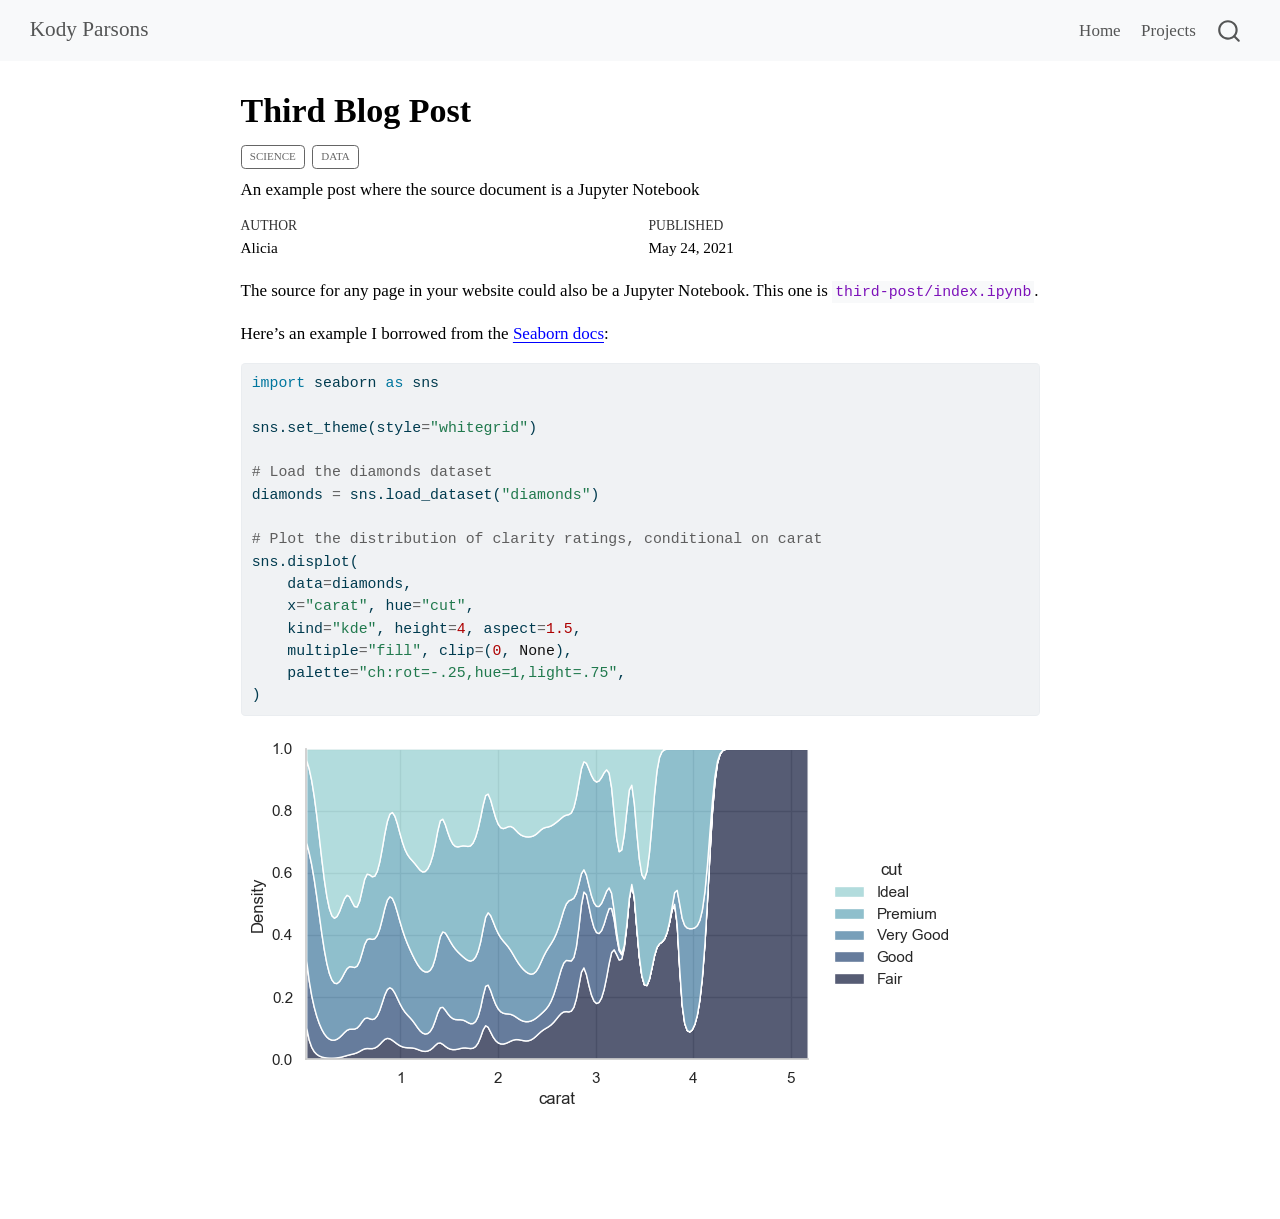
<file: blog/third-post/index.html>
<!DOCTYPE html>
<html xmlns="http://www.w3.org/1999/xhtml" lang="en" xml:lang="en"><head>

<meta charset="utf-8">
<meta name="generator" content="quarto-1.5.57">

<meta name="viewport" content="width=device-width, initial-scale=1.0, user-scalable=yes">

<meta name="author" content="Alicia">
<meta name="dcterms.date" content="2021-05-24">
<meta name="description" content="An example post where the source document is a Jupyter Notebook">

<title>Third Blog Post – Kody Parsons</title>
<style>
code{white-space: pre-wrap;}
span.smallcaps{font-variant: small-caps;}
div.columns{display: flex; gap: min(4vw, 1.5em);}
div.column{flex: auto; overflow-x: auto;}
div.hanging-indent{margin-left: 1.5em; text-indent: -1.5em;}
ul.task-list{list-style: none;}
ul.task-list li input[type="checkbox"] {
  width: 0.8em;
  margin: 0 0.8em 0.2em -1em; /* quarto-specific, see https://github.com/quarto-dev/quarto-cli/issues/4556 */ 
  vertical-align: middle;
}
/* CSS for syntax highlighting */
pre > code.sourceCode { white-space: pre; position: relative; }
pre > code.sourceCode > span { line-height: 1.25; }
pre > code.sourceCode > span:empty { height: 1.2em; }
.sourceCode { overflow: visible; }
code.sourceCode > span { color: inherit; text-decoration: inherit; }
div.sourceCode { margin: 1em 0; }
pre.sourceCode { margin: 0; }
@media screen {
div.sourceCode { overflow: auto; }
}
@media print {
pre > code.sourceCode { white-space: pre-wrap; }
pre > code.sourceCode > span { display: inline-block; text-indent: -5em; padding-left: 5em; }
}
pre.numberSource code
  { counter-reset: source-line 0; }
pre.numberSource code > span
  { position: relative; left: -4em; counter-increment: source-line; }
pre.numberSource code > span > a:first-child::before
  { content: counter(source-line);
    position: relative; left: -1em; text-align: right; vertical-align: baseline;
    border: none; display: inline-block;
    -webkit-touch-callout: none; -webkit-user-select: none;
    -khtml-user-select: none; -moz-user-select: none;
    -ms-user-select: none; user-select: none;
    padding: 0 4px; width: 4em;
  }
pre.numberSource { margin-left: 3em;  padding-left: 4px; }
div.sourceCode
  {   }
@media screen {
pre > code.sourceCode > span > a:first-child::before { text-decoration: underline; }
}
</style>


<script src="../../site_libs/quarto-nav/quarto-nav.js"></script>
<script src="../../site_libs/quarto-nav/headroom.min.js"></script>
<script src="../../site_libs/clipboard/clipboard.min.js"></script>
<script src="../../site_libs/quarto-search/autocomplete.umd.js"></script>
<script src="../../site_libs/quarto-search/fuse.min.js"></script>
<script src="../../site_libs/quarto-search/quarto-search.js"></script>
<meta name="quarto:offset" content="../../">
<script src="../../site_libs/quarto-html/quarto.js"></script>
<script src="../../site_libs/quarto-html/popper.min.js"></script>
<script src="../../site_libs/quarto-html/tippy.umd.min.js"></script>
<script src="../../site_libs/quarto-html/anchor.min.js"></script>
<link href="../../site_libs/quarto-html/tippy.css" rel="stylesheet">
<link href="../../site_libs/quarto-html/quarto-syntax-highlighting.css" rel="stylesheet" id="quarto-text-highlighting-styles">
<script src="../../site_libs/bootstrap/bootstrap.min.js"></script>
<link href="../../site_libs/bootstrap/bootstrap-icons.css" rel="stylesheet">
<link href="../../site_libs/bootstrap/bootstrap.min.css" rel="stylesheet" id="quarto-bootstrap" data-mode="light">
<script id="quarto-search-options" type="application/json">{
  "location": "navbar",
  "copy-button": false,
  "collapse-after": 3,
  "panel-placement": "end",
  "type": "overlay",
  "limit": 50,
  "keyboard-shortcut": [
    "f",
    "/",
    "s"
  ],
  "show-item-context": false,
  "language": {
    "search-no-results-text": "No results",
    "search-matching-documents-text": "matching documents",
    "search-copy-link-title": "Copy link to search",
    "search-hide-matches-text": "Hide additional matches",
    "search-more-match-text": "more match in this document",
    "search-more-matches-text": "more matches in this document",
    "search-clear-button-title": "Clear",
    "search-text-placeholder": "",
    "search-detached-cancel-button-title": "Cancel",
    "search-submit-button-title": "Submit",
    "search-label": "Search"
  }
}</script>


<meta property="og:title" content="Third Blog Post – Kody Parsons">
<meta property="og:description" content="An example post where the source document is a Jupyter Notebook">
<meta property="og:site_name" content="Kody Parsons">
</head>

<body class="nav-fixed fullcontent">

<div id="quarto-search-results"></div>
  <header id="quarto-header" class="headroom fixed-top">
    <nav class="navbar navbar-expand-lg " data-bs-theme="dark">
      <div class="navbar-container container-fluid">
      <div class="navbar-brand-container mx-auto">
    <a class="navbar-brand" href="../../index.html">
    <span class="navbar-title">Kody Parsons</span>
    </a>
  </div>
            <div id="quarto-search" class="" title="Search"></div>
          <button class="navbar-toggler" type="button" data-bs-toggle="collapse" data-bs-target="#navbarCollapse" aria-controls="navbarCollapse" role="menu" aria-expanded="false" aria-label="Toggle navigation" onclick="if (window.quartoToggleHeadroom) { window.quartoToggleHeadroom(); }">
  <span class="navbar-toggler-icon"></span>
</button>
          <div class="collapse navbar-collapse" id="navbarCollapse">
            <ul class="navbar-nav navbar-nav-scroll ms-auto">
  <li class="nav-item">
    <a class="nav-link" href="../../index.html"> 
<span class="menu-text">Home</span></a>
  </li>  
  <li class="nav-item">
    <a class="nav-link" href="../../projects/index.html"> 
<span class="menu-text">Projects</span></a>
  </li>  
</ul>
          </div> <!-- /navcollapse -->
            <div class="quarto-navbar-tools">
</div>
      </div> <!-- /container-fluid -->
    </nav>
</header>
<!-- content -->
<div id="quarto-content" class="quarto-container page-columns page-rows-contents page-layout-article page-navbar">
<!-- sidebar -->
<!-- margin-sidebar -->
    
<!-- main -->
<main class="content" id="quarto-document-content">

<header id="title-block-header" class="quarto-title-block default">
<div class="quarto-title">
<h1 class="title">Third Blog Post</h1>
  <div class="quarto-categories">
    <div class="quarto-category">Science</div>
    <div class="quarto-category">Data</div>
  </div>
  </div>

<div>
  <div class="description">
    An example post where the source document is a Jupyter Notebook
  </div>
</div>


<div class="quarto-title-meta">

    <div>
    <div class="quarto-title-meta-heading">Author</div>
    <div class="quarto-title-meta-contents">
             <p>Alicia </p>
          </div>
  </div>
    
    <div>
    <div class="quarto-title-meta-heading">Published</div>
    <div class="quarto-title-meta-contents">
      <p class="date">May 24, 2021</p>
    </div>
  </div>
  
    
  </div>
  


</header>


<p>The source for any page in your website could also be a Jupyter Notebook. This one is <code>third-post/index.ipynb</code>.</p>
<p>Here’s an example I borrowed from the <a href="https://seaborn.pydata.org/examples/multiple_conditional_kde.html">Seaborn docs</a>:</p>
<div id="cell-3" class="cell" data-execution_count="8">
<div class="sourceCode cell-code" id="cb1"><pre class="sourceCode python code-with-copy"><code class="sourceCode python"><span id="cb1-1"><a href="#cb1-1" aria-hidden="true" tabindex="-1"></a><span class="im">import</span> seaborn <span class="im">as</span> sns</span>
<span id="cb1-2"><a href="#cb1-2" aria-hidden="true" tabindex="-1"></a></span>
<span id="cb1-3"><a href="#cb1-3" aria-hidden="true" tabindex="-1"></a>sns.set_theme(style<span class="op">=</span><span class="st">"whitegrid"</span>)</span>
<span id="cb1-4"><a href="#cb1-4" aria-hidden="true" tabindex="-1"></a></span>
<span id="cb1-5"><a href="#cb1-5" aria-hidden="true" tabindex="-1"></a><span class="co"># Load the diamonds dataset</span></span>
<span id="cb1-6"><a href="#cb1-6" aria-hidden="true" tabindex="-1"></a>diamonds <span class="op">=</span> sns.load_dataset(<span class="st">"diamonds"</span>)</span>
<span id="cb1-7"><a href="#cb1-7" aria-hidden="true" tabindex="-1"></a></span>
<span id="cb1-8"><a href="#cb1-8" aria-hidden="true" tabindex="-1"></a><span class="co"># Plot the distribution of clarity ratings, conditional on carat</span></span>
<span id="cb1-9"><a href="#cb1-9" aria-hidden="true" tabindex="-1"></a>sns.displot(</span>
<span id="cb1-10"><a href="#cb1-10" aria-hidden="true" tabindex="-1"></a>    data<span class="op">=</span>diamonds,</span>
<span id="cb1-11"><a href="#cb1-11" aria-hidden="true" tabindex="-1"></a>    x<span class="op">=</span><span class="st">"carat"</span>, hue<span class="op">=</span><span class="st">"cut"</span>,</span>
<span id="cb1-12"><a href="#cb1-12" aria-hidden="true" tabindex="-1"></a>    kind<span class="op">=</span><span class="st">"kde"</span>, height<span class="op">=</span><span class="dv">4</span>, aspect<span class="op">=</span><span class="fl">1.5</span>,</span>
<span id="cb1-13"><a href="#cb1-13" aria-hidden="true" tabindex="-1"></a>    multiple<span class="op">=</span><span class="st">"fill"</span>, clip<span class="op">=</span>(<span class="dv">0</span>, <span class="va">None</span>),</span>
<span id="cb1-14"><a href="#cb1-14" aria-hidden="true" tabindex="-1"></a>    palette<span class="op">=</span><span class="st">"ch:rot=-.25,hue=1,light=.75"</span>,   </span>
<span id="cb1-15"><a href="#cb1-15" aria-hidden="true" tabindex="-1"></a>)</span></code><button title="Copy to Clipboard" class="code-copy-button"><i class="bi"></i></button></pre></div>
<div class="cell-output cell-output-display">
<div>
<figure class="figure">
<p><img src="index_files/figure-html/cell-2-output-1.png" class="img-fluid figure-img"></p>
</figure>
</div>
</div>
</div>



</main> <!-- /main -->
<script id="quarto-html-after-body" type="application/javascript">
window.document.addEventListener("DOMContentLoaded", function (event) {
  const toggleBodyColorMode = (bsSheetEl) => {
    const mode = bsSheetEl.getAttribute("data-mode");
    const bodyEl = window.document.querySelector("body");
    if (mode === "dark") {
      bodyEl.classList.add("quarto-dark");
      bodyEl.classList.remove("quarto-light");
    } else {
      bodyEl.classList.add("quarto-light");
      bodyEl.classList.remove("quarto-dark");
    }
  }
  const toggleBodyColorPrimary = () => {
    const bsSheetEl = window.document.querySelector("link#quarto-bootstrap");
    if (bsSheetEl) {
      toggleBodyColorMode(bsSheetEl);
    }
  }
  toggleBodyColorPrimary();  
  const icon = "";
  const anchorJS = new window.AnchorJS();
  anchorJS.options = {
    placement: 'right',
    icon: icon
  };
  anchorJS.add('.anchored');
  const isCodeAnnotation = (el) => {
    for (const clz of el.classList) {
      if (clz.startsWith('code-annotation-')) {                     
        return true;
      }
    }
    return false;
  }
  const onCopySuccess = function(e) {
    // button target
    const button = e.trigger;
    // don't keep focus
    button.blur();
    // flash "checked"
    button.classList.add('code-copy-button-checked');
    var currentTitle = button.getAttribute("title");
    button.setAttribute("title", "Copied!");
    let tooltip;
    if (window.bootstrap) {
      button.setAttribute("data-bs-toggle", "tooltip");
      button.setAttribute("data-bs-placement", "left");
      button.setAttribute("data-bs-title", "Copied!");
      tooltip = new bootstrap.Tooltip(button, 
        { trigger: "manual", 
          customClass: "code-copy-button-tooltip",
          offset: [0, -8]});
      tooltip.show();    
    }
    setTimeout(function() {
      if (tooltip) {
        tooltip.hide();
        button.removeAttribute("data-bs-title");
        button.removeAttribute("data-bs-toggle");
        button.removeAttribute("data-bs-placement");
      }
      button.setAttribute("title", currentTitle);
      button.classList.remove('code-copy-button-checked');
    }, 1000);
    // clear code selection
    e.clearSelection();
  }
  const getTextToCopy = function(trigger) {
      const codeEl = trigger.previousElementSibling.cloneNode(true);
      for (const childEl of codeEl.children) {
        if (isCodeAnnotation(childEl)) {
          childEl.remove();
        }
      }
      return codeEl.innerText;
  }
  const clipboard = new window.ClipboardJS('.code-copy-button:not([data-in-quarto-modal])', {
    text: getTextToCopy
  });
  clipboard.on('success', onCopySuccess);
  if (window.document.getElementById('quarto-embedded-source-code-modal')) {
    // For code content inside modals, clipBoardJS needs to be initialized with a container option
    // TODO: Check when it could be a function (https://github.com/zenorocha/clipboard.js/issues/860)
    const clipboardModal = new window.ClipboardJS('.code-copy-button[data-in-quarto-modal]', {
      text: getTextToCopy,
      container: window.document.getElementById('quarto-embedded-source-code-modal')
    });
    clipboardModal.on('success', onCopySuccess);
  }
    var localhostRegex = new RegExp(/^(?:http|https):\/\/localhost\:?[0-9]*\//);
    var mailtoRegex = new RegExp(/^mailto:/);
      var filterRegex = new RegExp("https:\/\/KodyParsons\.github\.io\/");
    var isInternal = (href) => {
        return filterRegex.test(href) || localhostRegex.test(href) || mailtoRegex.test(href);
    }
    // Inspect non-navigation links and adorn them if external
 	var links = window.document.querySelectorAll('a[href]:not(.nav-link):not(.navbar-brand):not(.toc-action):not(.sidebar-link):not(.sidebar-item-toggle):not(.pagination-link):not(.no-external):not([aria-hidden]):not(.dropdown-item):not(.quarto-navigation-tool):not(.about-link)');
    for (var i=0; i<links.length; i++) {
      const link = links[i];
      if (!isInternal(link.href)) {
        // undo the damage that might have been done by quarto-nav.js in the case of
        // links that we want to consider external
        if (link.dataset.originalHref !== undefined) {
          link.href = link.dataset.originalHref;
        }
      }
    }
  function tippyHover(el, contentFn, onTriggerFn, onUntriggerFn) {
    const config = {
      allowHTML: true,
      maxWidth: 500,
      delay: 100,
      arrow: false,
      appendTo: function(el) {
          return el.parentElement;
      },
      interactive: true,
      interactiveBorder: 10,
      theme: 'quarto',
      placement: 'bottom-start',
    };
    if (contentFn) {
      config.content = contentFn;
    }
    if (onTriggerFn) {
      config.onTrigger = onTriggerFn;
    }
    if (onUntriggerFn) {
      config.onUntrigger = onUntriggerFn;
    }
    window.tippy(el, config); 
  }
  const noterefs = window.document.querySelectorAll('a[role="doc-noteref"]');
  for (var i=0; i<noterefs.length; i++) {
    const ref = noterefs[i];
    tippyHover(ref, function() {
      // use id or data attribute instead here
      let href = ref.getAttribute('data-footnote-href') || ref.getAttribute('href');
      try { href = new URL(href).hash; } catch {}
      const id = href.replace(/^#\/?/, "");
      const note = window.document.getElementById(id);
      if (note) {
        return note.innerHTML;
      } else {
        return "";
      }
    });
  }
  const xrefs = window.document.querySelectorAll('a.quarto-xref');
  const processXRef = (id, note) => {
    // Strip column container classes
    const stripColumnClz = (el) => {
      el.classList.remove("page-full", "page-columns");
      if (el.children) {
        for (const child of el.children) {
          stripColumnClz(child);
        }
      }
    }
    stripColumnClz(note)
    if (id === null || id.startsWith('sec-')) {
      // Special case sections, only their first couple elements
      const container = document.createElement("div");
      if (note.children && note.children.length > 2) {
        container.appendChild(note.children[0].cloneNode(true));
        for (let i = 1; i < note.children.length; i++) {
          const child = note.children[i];
          if (child.tagName === "P" && child.innerText === "") {
            continue;
          } else {
            container.appendChild(child.cloneNode(true));
            break;
          }
        }
        if (window.Quarto?.typesetMath) {
          window.Quarto.typesetMath(container);
        }
        return container.innerHTML
      } else {
        if (window.Quarto?.typesetMath) {
          window.Quarto.typesetMath(note);
        }
        return note.innerHTML;
      }
    } else {
      // Remove any anchor links if they are present
      const anchorLink = note.querySelector('a.anchorjs-link');
      if (anchorLink) {
        anchorLink.remove();
      }
      if (window.Quarto?.typesetMath) {
        window.Quarto.typesetMath(note);
      }
      // TODO in 1.5, we should make sure this works without a callout special case
      if (note.classList.contains("callout")) {
        return note.outerHTML;
      } else {
        return note.innerHTML;
      }
    }
  }
  for (var i=0; i<xrefs.length; i++) {
    const xref = xrefs[i];
    tippyHover(xref, undefined, function(instance) {
      instance.disable();
      let url = xref.getAttribute('href');
      let hash = undefined; 
      if (url.startsWith('#')) {
        hash = url;
      } else {
        try { hash = new URL(url).hash; } catch {}
      }
      if (hash) {
        const id = hash.replace(/^#\/?/, "");
        const note = window.document.getElementById(id);
        if (note !== null) {
          try {
            const html = processXRef(id, note.cloneNode(true));
            instance.setContent(html);
          } finally {
            instance.enable();
            instance.show();
          }
        } else {
          // See if we can fetch this
          fetch(url.split('#')[0])
          .then(res => res.text())
          .then(html => {
            const parser = new DOMParser();
            const htmlDoc = parser.parseFromString(html, "text/html");
            const note = htmlDoc.getElementById(id);
            if (note !== null) {
              const html = processXRef(id, note);
              instance.setContent(html);
            } 
          }).finally(() => {
            instance.enable();
            instance.show();
          });
        }
      } else {
        // See if we can fetch a full url (with no hash to target)
        // This is a special case and we should probably do some content thinning / targeting
        fetch(url)
        .then(res => res.text())
        .then(html => {
          const parser = new DOMParser();
          const htmlDoc = parser.parseFromString(html, "text/html");
          const note = htmlDoc.querySelector('main.content');
          if (note !== null) {
            // This should only happen for chapter cross references
            // (since there is no id in the URL)
            // remove the first header
            if (note.children.length > 0 && note.children[0].tagName === "HEADER") {
              note.children[0].remove();
            }
            const html = processXRef(null, note);
            instance.setContent(html);
          } 
        }).finally(() => {
          instance.enable();
          instance.show();
        });
      }
    }, function(instance) {
    });
  }
      let selectedAnnoteEl;
      const selectorForAnnotation = ( cell, annotation) => {
        let cellAttr = 'data-code-cell="' + cell + '"';
        let lineAttr = 'data-code-annotation="' +  annotation + '"';
        const selector = 'span[' + cellAttr + '][' + lineAttr + ']';
        return selector;
      }
      const selectCodeLines = (annoteEl) => {
        const doc = window.document;
        const targetCell = annoteEl.getAttribute("data-target-cell");
        const targetAnnotation = annoteEl.getAttribute("data-target-annotation");
        const annoteSpan = window.document.querySelector(selectorForAnnotation(targetCell, targetAnnotation));
        const lines = annoteSpan.getAttribute("data-code-lines").split(",");
        const lineIds = lines.map((line) => {
          return targetCell + "-" + line;
        })
        let top = null;
        let height = null;
        let parent = null;
        if (lineIds.length > 0) {
            //compute the position of the single el (top and bottom and make a div)
            const el = window.document.getElementById(lineIds[0]);
            top = el.offsetTop;
            height = el.offsetHeight;
            parent = el.parentElement.parentElement;
          if (lineIds.length > 1) {
            const lastEl = window.document.getElementById(lineIds[lineIds.length - 1]);
            const bottom = lastEl.offsetTop + lastEl.offsetHeight;
            height = bottom - top;
          }
          if (top !== null && height !== null && parent !== null) {
            // cook up a div (if necessary) and position it 
            let div = window.document.getElementById("code-annotation-line-highlight");
            if (div === null) {
              div = window.document.createElement("div");
              div.setAttribute("id", "code-annotation-line-highlight");
              div.style.position = 'absolute';
              parent.appendChild(div);
            }
            div.style.top = top - 2 + "px";
            div.style.height = height + 4 + "px";
            div.style.left = 0;
            let gutterDiv = window.document.getElementById("code-annotation-line-highlight-gutter");
            if (gutterDiv === null) {
              gutterDiv = window.document.createElement("div");
              gutterDiv.setAttribute("id", "code-annotation-line-highlight-gutter");
              gutterDiv.style.position = 'absolute';
              const codeCell = window.document.getElementById(targetCell);
              const gutter = codeCell.querySelector('.code-annotation-gutter');
              gutter.appendChild(gutterDiv);
            }
            gutterDiv.style.top = top - 2 + "px";
            gutterDiv.style.height = height + 4 + "px";
          }
          selectedAnnoteEl = annoteEl;
        }
      };
      const unselectCodeLines = () => {
        const elementsIds = ["code-annotation-line-highlight", "code-annotation-line-highlight-gutter"];
        elementsIds.forEach((elId) => {
          const div = window.document.getElementById(elId);
          if (div) {
            div.remove();
          }
        });
        selectedAnnoteEl = undefined;
      };
        // Handle positioning of the toggle
    window.addEventListener(
      "resize",
      throttle(() => {
        elRect = undefined;
        if (selectedAnnoteEl) {
          selectCodeLines(selectedAnnoteEl);
        }
      }, 10)
    );
    function throttle(fn, ms) {
    let throttle = false;
    let timer;
      return (...args) => {
        if(!throttle) { // first call gets through
            fn.apply(this, args);
            throttle = true;
        } else { // all the others get throttled
            if(timer) clearTimeout(timer); // cancel #2
            timer = setTimeout(() => {
              fn.apply(this, args);
              timer = throttle = false;
            }, ms);
        }
      };
    }
      // Attach click handler to the DT
      const annoteDls = window.document.querySelectorAll('dt[data-target-cell]');
      for (const annoteDlNode of annoteDls) {
        annoteDlNode.addEventListener('click', (event) => {
          const clickedEl = event.target;
          if (clickedEl !== selectedAnnoteEl) {
            unselectCodeLines();
            const activeEl = window.document.querySelector('dt[data-target-cell].code-annotation-active');
            if (activeEl) {
              activeEl.classList.remove('code-annotation-active');
            }
            selectCodeLines(clickedEl);
            clickedEl.classList.add('code-annotation-active');
          } else {
            // Unselect the line
            unselectCodeLines();
            clickedEl.classList.remove('code-annotation-active');
          }
        });
      }
  const findCites = (el) => {
    const parentEl = el.parentElement;
    if (parentEl) {
      const cites = parentEl.dataset.cites;
      if (cites) {
        return {
          el,
          cites: cites.split(' ')
        };
      } else {
        return findCites(el.parentElement)
      }
    } else {
      return undefined;
    }
  };
  var bibliorefs = window.document.querySelectorAll('a[role="doc-biblioref"]');
  for (var i=0; i<bibliorefs.length; i++) {
    const ref = bibliorefs[i];
    const citeInfo = findCites(ref);
    if (citeInfo) {
      tippyHover(citeInfo.el, function() {
        var popup = window.document.createElement('div');
        citeInfo.cites.forEach(function(cite) {
          var citeDiv = window.document.createElement('div');
          citeDiv.classList.add('hanging-indent');
          citeDiv.classList.add('csl-entry');
          var biblioDiv = window.document.getElementById('ref-' + cite);
          if (biblioDiv) {
            citeDiv.innerHTML = biblioDiv.innerHTML;
          }
          popup.appendChild(citeDiv);
        });
        return popup.innerHTML;
      });
    }
  }
});
</script>
</div> <!-- /content -->




</body></html>
</file>
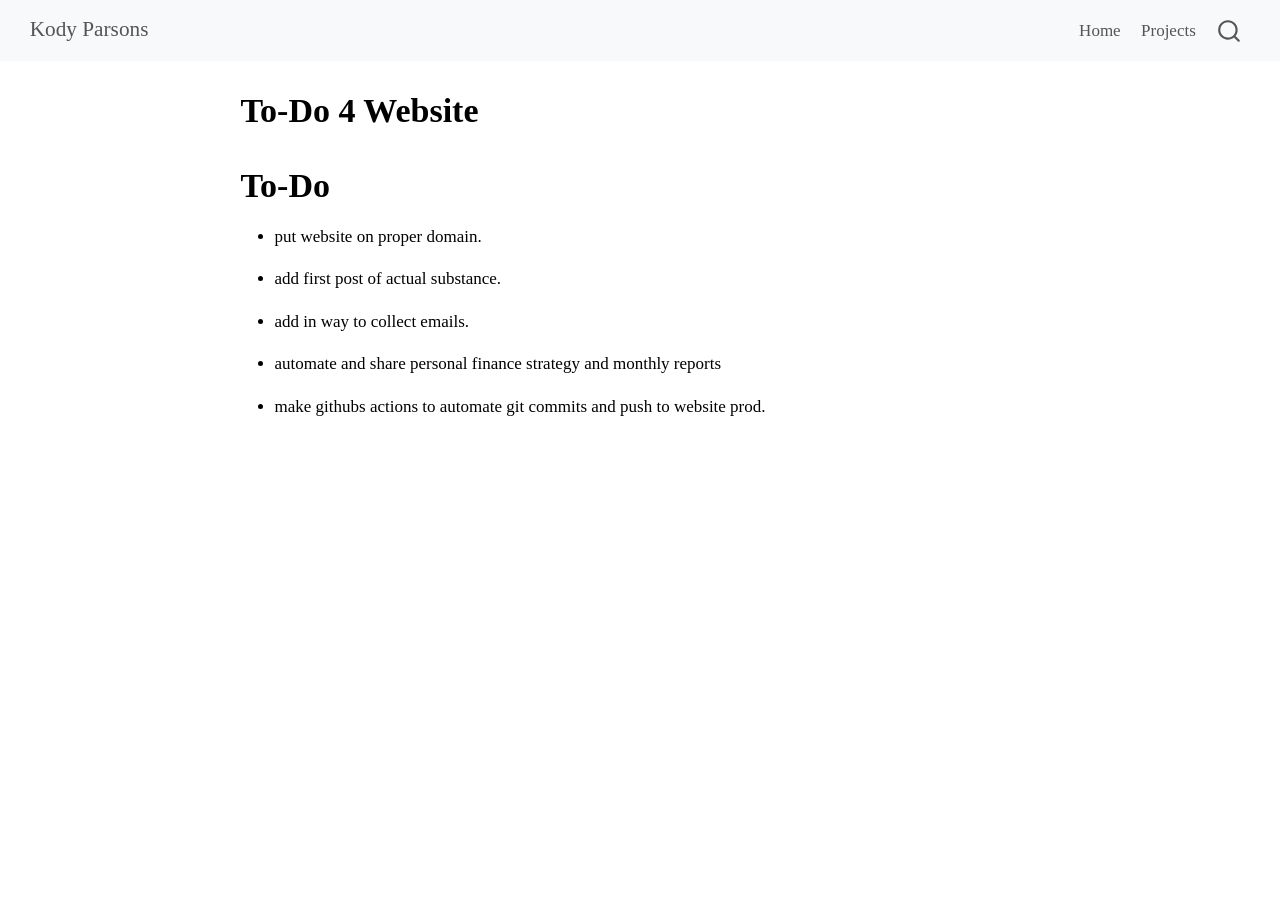
<file: Todo4site.html>
<!DOCTYPE html>
<html xmlns="http://www.w3.org/1999/xhtml" lang="en" xml:lang="en"><head>

<meta charset="utf-8">
<meta name="generator" content="quarto-1.5.57">

<meta name="viewport" content="width=device-width, initial-scale=1.0, user-scalable=yes">


<title>To-Do 4 Website – Kody Parsons</title>
<style>
code{white-space: pre-wrap;}
span.smallcaps{font-variant: small-caps;}
div.columns{display: flex; gap: min(4vw, 1.5em);}
div.column{flex: auto; overflow-x: auto;}
div.hanging-indent{margin-left: 1.5em; text-indent: -1.5em;}
ul.task-list{list-style: none;}
ul.task-list li input[type="checkbox"] {
  width: 0.8em;
  margin: 0 0.8em 0.2em -1em; /* quarto-specific, see https://github.com/quarto-dev/quarto-cli/issues/4556 */ 
  vertical-align: middle;
}
</style>


<script src="site_libs/quarto-nav/quarto-nav.js"></script>
<script src="site_libs/quarto-nav/headroom.min.js"></script>
<script src="site_libs/clipboard/clipboard.min.js"></script>
<script src="site_libs/quarto-search/autocomplete.umd.js"></script>
<script src="site_libs/quarto-search/fuse.min.js"></script>
<script src="site_libs/quarto-search/quarto-search.js"></script>
<meta name="quarto:offset" content="./">
<script src="site_libs/quarto-html/quarto.js"></script>
<script src="site_libs/quarto-html/popper.min.js"></script>
<script src="site_libs/quarto-html/tippy.umd.min.js"></script>
<script src="site_libs/quarto-html/anchor.min.js"></script>
<link href="site_libs/quarto-html/tippy.css" rel="stylesheet">
<link href="site_libs/quarto-html/quarto-syntax-highlighting.css" rel="stylesheet" id="quarto-text-highlighting-styles">
<script src="site_libs/bootstrap/bootstrap.min.js"></script>
<link href="site_libs/bootstrap/bootstrap-icons.css" rel="stylesheet">
<link href="site_libs/bootstrap/bootstrap.min.css" rel="stylesheet" id="quarto-bootstrap" data-mode="light">
<script id="quarto-search-options" type="application/json">{
  "location": "navbar",
  "copy-button": false,
  "collapse-after": 3,
  "panel-placement": "end",
  "type": "overlay",
  "limit": 50,
  "keyboard-shortcut": [
    "f",
    "/",
    "s"
  ],
  "show-item-context": false,
  "language": {
    "search-no-results-text": "No results",
    "search-matching-documents-text": "matching documents",
    "search-copy-link-title": "Copy link to search",
    "search-hide-matches-text": "Hide additional matches",
    "search-more-match-text": "more match in this document",
    "search-more-matches-text": "more matches in this document",
    "search-clear-button-title": "Clear",
    "search-text-placeholder": "",
    "search-detached-cancel-button-title": "Cancel",
    "search-submit-button-title": "Submit",
    "search-label": "Search"
  }
}</script>


<meta property="og:title" content="To-Do 4 Website – Kody Parsons">
<meta property="og:site_name" content="Kody Parsons">
</head>

<body class="nav-fixed fullcontent">

<div id="quarto-search-results"></div>
  <header id="quarto-header" class="headroom fixed-top">
    <nav class="navbar navbar-expand-lg " data-bs-theme="dark">
      <div class="navbar-container container-fluid">
      <div class="navbar-brand-container mx-auto">
    <a class="navbar-brand" href="./index.html">
    <span class="navbar-title">Kody Parsons</span>
    </a>
  </div>
            <div id="quarto-search" class="" title="Search"></div>
          <button class="navbar-toggler" type="button" data-bs-toggle="collapse" data-bs-target="#navbarCollapse" aria-controls="navbarCollapse" role="menu" aria-expanded="false" aria-label="Toggle navigation" onclick="if (window.quartoToggleHeadroom) { window.quartoToggleHeadroom(); }">
  <span class="navbar-toggler-icon"></span>
</button>
          <div class="collapse navbar-collapse" id="navbarCollapse">
            <ul class="navbar-nav navbar-nav-scroll ms-auto">
  <li class="nav-item">
    <a class="nav-link" href="./index.html"> 
<span class="menu-text">Home</span></a>
  </li>  
  <li class="nav-item">
    <a class="nav-link" href="./projects/index.html"> 
<span class="menu-text">Projects</span></a>
  </li>  
</ul>
          </div> <!-- /navcollapse -->
            <div class="quarto-navbar-tools">
</div>
      </div> <!-- /container-fluid -->
    </nav>
</header>
<!-- content -->
<div id="quarto-content" class="quarto-container page-columns page-rows-contents page-layout-article page-navbar">
<!-- sidebar -->
<!-- margin-sidebar -->
    
<!-- main -->
<main class="content" id="quarto-document-content">

<header id="title-block-header" class="quarto-title-block default">
<div class="quarto-title">
<h1 class="title">To-Do 4 Website</h1>
</div>



<div class="quarto-title-meta">

    
  
    
  </div>
  


</header>


<section id="to-do" class="level1">
<h1>To-Do</h1>
<ul>
<li><p>put website on proper domain.</p></li>
<li><p>add first post of actual substance.</p></li>
<li><p>add in way to collect emails.</p></li>
<li><p>automate and share personal finance strategy and monthly reports</p></li>
<li><p>make githubs actions to automate git commits and push to website prod.</p></li>
</ul>


</section>

</main> <!-- /main -->
<script id="quarto-html-after-body" type="application/javascript">
window.document.addEventListener("DOMContentLoaded", function (event) {
  const toggleBodyColorMode = (bsSheetEl) => {
    const mode = bsSheetEl.getAttribute("data-mode");
    const bodyEl = window.document.querySelector("body");
    if (mode === "dark") {
      bodyEl.classList.add("quarto-dark");
      bodyEl.classList.remove("quarto-light");
    } else {
      bodyEl.classList.add("quarto-light");
      bodyEl.classList.remove("quarto-dark");
    }
  }
  const toggleBodyColorPrimary = () => {
    const bsSheetEl = window.document.querySelector("link#quarto-bootstrap");
    if (bsSheetEl) {
      toggleBodyColorMode(bsSheetEl);
    }
  }
  toggleBodyColorPrimary();  
  const icon = "";
  const anchorJS = new window.AnchorJS();
  anchorJS.options = {
    placement: 'right',
    icon: icon
  };
  anchorJS.add('.anchored');
  const isCodeAnnotation = (el) => {
    for (const clz of el.classList) {
      if (clz.startsWith('code-annotation-')) {                     
        return true;
      }
    }
    return false;
  }
  const onCopySuccess = function(e) {
    // button target
    const button = e.trigger;
    // don't keep focus
    button.blur();
    // flash "checked"
    button.classList.add('code-copy-button-checked');
    var currentTitle = button.getAttribute("title");
    button.setAttribute("title", "Copied!");
    let tooltip;
    if (window.bootstrap) {
      button.setAttribute("data-bs-toggle", "tooltip");
      button.setAttribute("data-bs-placement", "left");
      button.setAttribute("data-bs-title", "Copied!");
      tooltip = new bootstrap.Tooltip(button, 
        { trigger: "manual", 
          customClass: "code-copy-button-tooltip",
          offset: [0, -8]});
      tooltip.show();    
    }
    setTimeout(function() {
      if (tooltip) {
        tooltip.hide();
        button.removeAttribute("data-bs-title");
        button.removeAttribute("data-bs-toggle");
        button.removeAttribute("data-bs-placement");
      }
      button.setAttribute("title", currentTitle);
      button.classList.remove('code-copy-button-checked');
    }, 1000);
    // clear code selection
    e.clearSelection();
  }
  const getTextToCopy = function(trigger) {
      const codeEl = trigger.previousElementSibling.cloneNode(true);
      for (const childEl of codeEl.children) {
        if (isCodeAnnotation(childEl)) {
          childEl.remove();
        }
      }
      return codeEl.innerText;
  }
  const clipboard = new window.ClipboardJS('.code-copy-button:not([data-in-quarto-modal])', {
    text: getTextToCopy
  });
  clipboard.on('success', onCopySuccess);
  if (window.document.getElementById('quarto-embedded-source-code-modal')) {
    // For code content inside modals, clipBoardJS needs to be initialized with a container option
    // TODO: Check when it could be a function (https://github.com/zenorocha/clipboard.js/issues/860)
    const clipboardModal = new window.ClipboardJS('.code-copy-button[data-in-quarto-modal]', {
      text: getTextToCopy,
      container: window.document.getElementById('quarto-embedded-source-code-modal')
    });
    clipboardModal.on('success', onCopySuccess);
  }
    var localhostRegex = new RegExp(/^(?:http|https):\/\/localhost\:?[0-9]*\//);
    var mailtoRegex = new RegExp(/^mailto:/);
      var filterRegex = new RegExp("https:\/\/KodyParsons\.github\.io\/");
    var isInternal = (href) => {
        return filterRegex.test(href) || localhostRegex.test(href) || mailtoRegex.test(href);
    }
    // Inspect non-navigation links and adorn them if external
 	var links = window.document.querySelectorAll('a[href]:not(.nav-link):not(.navbar-brand):not(.toc-action):not(.sidebar-link):not(.sidebar-item-toggle):not(.pagination-link):not(.no-external):not([aria-hidden]):not(.dropdown-item):not(.quarto-navigation-tool):not(.about-link)');
    for (var i=0; i<links.length; i++) {
      const link = links[i];
      if (!isInternal(link.href)) {
        // undo the damage that might have been done by quarto-nav.js in the case of
        // links that we want to consider external
        if (link.dataset.originalHref !== undefined) {
          link.href = link.dataset.originalHref;
        }
      }
    }
  function tippyHover(el, contentFn, onTriggerFn, onUntriggerFn) {
    const config = {
      allowHTML: true,
      maxWidth: 500,
      delay: 100,
      arrow: false,
      appendTo: function(el) {
          return el.parentElement;
      },
      interactive: true,
      interactiveBorder: 10,
      theme: 'quarto',
      placement: 'bottom-start',
    };
    if (contentFn) {
      config.content = contentFn;
    }
    if (onTriggerFn) {
      config.onTrigger = onTriggerFn;
    }
    if (onUntriggerFn) {
      config.onUntrigger = onUntriggerFn;
    }
    window.tippy(el, config); 
  }
  const noterefs = window.document.querySelectorAll('a[role="doc-noteref"]');
  for (var i=0; i<noterefs.length; i++) {
    const ref = noterefs[i];
    tippyHover(ref, function() {
      // use id or data attribute instead here
      let href = ref.getAttribute('data-footnote-href') || ref.getAttribute('href');
      try { href = new URL(href).hash; } catch {}
      const id = href.replace(/^#\/?/, "");
      const note = window.document.getElementById(id);
      if (note) {
        return note.innerHTML;
      } else {
        return "";
      }
    });
  }
  const xrefs = window.document.querySelectorAll('a.quarto-xref');
  const processXRef = (id, note) => {
    // Strip column container classes
    const stripColumnClz = (el) => {
      el.classList.remove("page-full", "page-columns");
      if (el.children) {
        for (const child of el.children) {
          stripColumnClz(child);
        }
      }
    }
    stripColumnClz(note)
    if (id === null || id.startsWith('sec-')) {
      // Special case sections, only their first couple elements
      const container = document.createElement("div");
      if (note.children && note.children.length > 2) {
        container.appendChild(note.children[0].cloneNode(true));
        for (let i = 1; i < note.children.length; i++) {
          const child = note.children[i];
          if (child.tagName === "P" && child.innerText === "") {
            continue;
          } else {
            container.appendChild(child.cloneNode(true));
            break;
          }
        }
        if (window.Quarto?.typesetMath) {
          window.Quarto.typesetMath(container);
        }
        return container.innerHTML
      } else {
        if (window.Quarto?.typesetMath) {
          window.Quarto.typesetMath(note);
        }
        return note.innerHTML;
      }
    } else {
      // Remove any anchor links if they are present
      const anchorLink = note.querySelector('a.anchorjs-link');
      if (anchorLink) {
        anchorLink.remove();
      }
      if (window.Quarto?.typesetMath) {
        window.Quarto.typesetMath(note);
      }
      // TODO in 1.5, we should make sure this works without a callout special case
      if (note.classList.contains("callout")) {
        return note.outerHTML;
      } else {
        return note.innerHTML;
      }
    }
  }
  for (var i=0; i<xrefs.length; i++) {
    const xref = xrefs[i];
    tippyHover(xref, undefined, function(instance) {
      instance.disable();
      let url = xref.getAttribute('href');
      let hash = undefined; 
      if (url.startsWith('#')) {
        hash = url;
      } else {
        try { hash = new URL(url).hash; } catch {}
      }
      if (hash) {
        const id = hash.replace(/^#\/?/, "");
        const note = window.document.getElementById(id);
        if (note !== null) {
          try {
            const html = processXRef(id, note.cloneNode(true));
            instance.setContent(html);
          } finally {
            instance.enable();
            instance.show();
          }
        } else {
          // See if we can fetch this
          fetch(url.split('#')[0])
          .then(res => res.text())
          .then(html => {
            const parser = new DOMParser();
            const htmlDoc = parser.parseFromString(html, "text/html");
            const note = htmlDoc.getElementById(id);
            if (note !== null) {
              const html = processXRef(id, note);
              instance.setContent(html);
            } 
          }).finally(() => {
            instance.enable();
            instance.show();
          });
        }
      } else {
        // See if we can fetch a full url (with no hash to target)
        // This is a special case and we should probably do some content thinning / targeting
        fetch(url)
        .then(res => res.text())
        .then(html => {
          const parser = new DOMParser();
          const htmlDoc = parser.parseFromString(html, "text/html");
          const note = htmlDoc.querySelector('main.content');
          if (note !== null) {
            // This should only happen for chapter cross references
            // (since there is no id in the URL)
            // remove the first header
            if (note.children.length > 0 && note.children[0].tagName === "HEADER") {
              note.children[0].remove();
            }
            const html = processXRef(null, note);
            instance.setContent(html);
          } 
        }).finally(() => {
          instance.enable();
          instance.show();
        });
      }
    }, function(instance) {
    });
  }
      let selectedAnnoteEl;
      const selectorForAnnotation = ( cell, annotation) => {
        let cellAttr = 'data-code-cell="' + cell + '"';
        let lineAttr = 'data-code-annotation="' +  annotation + '"';
        const selector = 'span[' + cellAttr + '][' + lineAttr + ']';
        return selector;
      }
      const selectCodeLines = (annoteEl) => {
        const doc = window.document;
        const targetCell = annoteEl.getAttribute("data-target-cell");
        const targetAnnotation = annoteEl.getAttribute("data-target-annotation");
        const annoteSpan = window.document.querySelector(selectorForAnnotation(targetCell, targetAnnotation));
        const lines = annoteSpan.getAttribute("data-code-lines").split(",");
        const lineIds = lines.map((line) => {
          return targetCell + "-" + line;
        })
        let top = null;
        let height = null;
        let parent = null;
        if (lineIds.length > 0) {
            //compute the position of the single el (top and bottom and make a div)
            const el = window.document.getElementById(lineIds[0]);
            top = el.offsetTop;
            height = el.offsetHeight;
            parent = el.parentElement.parentElement;
          if (lineIds.length > 1) {
            const lastEl = window.document.getElementById(lineIds[lineIds.length - 1]);
            const bottom = lastEl.offsetTop + lastEl.offsetHeight;
            height = bottom - top;
          }
          if (top !== null && height !== null && parent !== null) {
            // cook up a div (if necessary) and position it 
            let div = window.document.getElementById("code-annotation-line-highlight");
            if (div === null) {
              div = window.document.createElement("div");
              div.setAttribute("id", "code-annotation-line-highlight");
              div.style.position = 'absolute';
              parent.appendChild(div);
            }
            div.style.top = top - 2 + "px";
            div.style.height = height + 4 + "px";
            div.style.left = 0;
            let gutterDiv = window.document.getElementById("code-annotation-line-highlight-gutter");
            if (gutterDiv === null) {
              gutterDiv = window.document.createElement("div");
              gutterDiv.setAttribute("id", "code-annotation-line-highlight-gutter");
              gutterDiv.style.position = 'absolute';
              const codeCell = window.document.getElementById(targetCell);
              const gutter = codeCell.querySelector('.code-annotation-gutter');
              gutter.appendChild(gutterDiv);
            }
            gutterDiv.style.top = top - 2 + "px";
            gutterDiv.style.height = height + 4 + "px";
          }
          selectedAnnoteEl = annoteEl;
        }
      };
      const unselectCodeLines = () => {
        const elementsIds = ["code-annotation-line-highlight", "code-annotation-line-highlight-gutter"];
        elementsIds.forEach((elId) => {
          const div = window.document.getElementById(elId);
          if (div) {
            div.remove();
          }
        });
        selectedAnnoteEl = undefined;
      };
        // Handle positioning of the toggle
    window.addEventListener(
      "resize",
      throttle(() => {
        elRect = undefined;
        if (selectedAnnoteEl) {
          selectCodeLines(selectedAnnoteEl);
        }
      }, 10)
    );
    function throttle(fn, ms) {
    let throttle = false;
    let timer;
      return (...args) => {
        if(!throttle) { // first call gets through
            fn.apply(this, args);
            throttle = true;
        } else { // all the others get throttled
            if(timer) clearTimeout(timer); // cancel #2
            timer = setTimeout(() => {
              fn.apply(this, args);
              timer = throttle = false;
            }, ms);
        }
      };
    }
      // Attach click handler to the DT
      const annoteDls = window.document.querySelectorAll('dt[data-target-cell]');
      for (const annoteDlNode of annoteDls) {
        annoteDlNode.addEventListener('click', (event) => {
          const clickedEl = event.target;
          if (clickedEl !== selectedAnnoteEl) {
            unselectCodeLines();
            const activeEl = window.document.querySelector('dt[data-target-cell].code-annotation-active');
            if (activeEl) {
              activeEl.classList.remove('code-annotation-active');
            }
            selectCodeLines(clickedEl);
            clickedEl.classList.add('code-annotation-active');
          } else {
            // Unselect the line
            unselectCodeLines();
            clickedEl.classList.remove('code-annotation-active');
          }
        });
      }
  const findCites = (el) => {
    const parentEl = el.parentElement;
    if (parentEl) {
      const cites = parentEl.dataset.cites;
      if (cites) {
        return {
          el,
          cites: cites.split(' ')
        };
      } else {
        return findCites(el.parentElement)
      }
    } else {
      return undefined;
    }
  };
  var bibliorefs = window.document.querySelectorAll('a[role="doc-biblioref"]');
  for (var i=0; i<bibliorefs.length; i++) {
    const ref = bibliorefs[i];
    const citeInfo = findCites(ref);
    if (citeInfo) {
      tippyHover(citeInfo.el, function() {
        var popup = window.document.createElement('div');
        citeInfo.cites.forEach(function(cite) {
          var citeDiv = window.document.createElement('div');
          citeDiv.classList.add('hanging-indent');
          citeDiv.classList.add('csl-entry');
          var biblioDiv = window.document.getElementById('ref-' + cite);
          if (biblioDiv) {
            citeDiv.innerHTML = biblioDiv.innerHTML;
          }
          popup.appendChild(citeDiv);
        });
        return popup.innerHTML;
      });
    }
  }
});
</script>
</div> <!-- /content -->




</body></html>
</file>
<file: site_libs/quarto-html/tippy.css>
.tippy-box[data-animation=fade][data-state=hidden]{opacity:0}[data-tippy-root]{max-width:calc(100vw - 10px)}.tippy-box{position:relative;background-color:#333;color:#fff;border-radius:4px;font-size:14px;line-height:1.4;white-space:normal;outline:0;transition-property:transform,visibility,opacity}.tippy-box[data-placement^=top]>.tippy-arrow{bottom:0}.tippy-box[data-placement^=top]>.tippy-arrow:before{bottom:-7px;left:0;border-width:8px 8px 0;border-top-color:initial;transform-origin:center top}.tippy-box[data-placement^=bottom]>.tippy-arrow{top:0}.tippy-box[data-placement^=bottom]>.tippy-arrow:before{top:-7px;left:0;border-width:0 8px 8px;border-bottom-color:initial;transform-origin:center bottom}.tippy-box[data-placement^=left]>.tippy-arrow{right:0}.tippy-box[data-placement^=left]>.tippy-arrow:before{border-width:8px 0 8px 8px;border-left-color:initial;right:-7px;transform-origin:center left}.tippy-box[data-placement^=right]>.tippy-arrow{left:0}.tippy-box[data-placement^=right]>.tippy-arrow:before{left:-7px;border-width:8px 8px 8px 0;border-right-color:initial;transform-origin:center right}.tippy-box[data-inertia][data-state=visible]{transition-timing-function:cubic-bezier(.54,1.5,.38,1.11)}.tippy-arrow{width:16px;height:16px;color:#333}.tippy-arrow:before{content:"";position:absolute;border-color:transparent;border-style:solid}.tippy-content{position:relative;padding:5px 9px;z-index:1}
</file>
<file: site_libs/quarto-html/quarto-syntax-highlighting.css>
/* quarto syntax highlight colors */
:root {
  --quarto-hl-ot-color: #003B4F;
  --quarto-hl-at-color: #657422;
  --quarto-hl-ss-color: #20794D;
  --quarto-hl-an-color: #5E5E5E;
  --quarto-hl-fu-color: #4758AB;
  --quarto-hl-st-color: #20794D;
  --quarto-hl-cf-color: #003B4F;
  --quarto-hl-op-color: #5E5E5E;
  --quarto-hl-er-color: #AD0000;
  --quarto-hl-bn-color: #AD0000;
  --quarto-hl-al-color: #AD0000;
  --quarto-hl-va-color: #111111;
  --quarto-hl-bu-color: inherit;
  --quarto-hl-ex-color: inherit;
  --quarto-hl-pp-color: #AD0000;
  --quarto-hl-in-color: #5E5E5E;
  --quarto-hl-vs-color: #20794D;
  --quarto-hl-wa-color: #5E5E5E;
  --quarto-hl-do-color: #5E5E5E;
  --quarto-hl-im-color: #00769E;
  --quarto-hl-ch-color: #20794D;
  --quarto-hl-dt-color: #AD0000;
  --quarto-hl-fl-color: #AD0000;
  --quarto-hl-co-color: #5E5E5E;
  --quarto-hl-cv-color: #5E5E5E;
  --quarto-hl-cn-color: #8f5902;
  --quarto-hl-sc-color: #5E5E5E;
  --quarto-hl-dv-color: #AD0000;
  --quarto-hl-kw-color: #003B4F;
}

/* other quarto variables */
:root {
  --quarto-font-monospace: SFMono-Regular, Menlo, Monaco, Consolas, "Liberation Mono", "Courier New", monospace;
}

pre > code.sourceCode > span {
  color: #003B4F;
}

code span {
  color: #003B4F;
}

code.sourceCode > span {
  color: #003B4F;
}

div.sourceCode,
div.sourceCode pre.sourceCode {
  color: #003B4F;
}

code span.ot {
  color: #003B4F;
  font-style: inherit;
}

code span.at {
  color: #657422;
  font-style: inherit;
}

code span.ss {
  color: #20794D;
  font-style: inherit;
}

code span.an {
  color: #5E5E5E;
  font-style: inherit;
}

code span.fu {
  color: #4758AB;
  font-style: inherit;
}

code span.st {
  color: #20794D;
  font-style: inherit;
}

code span.cf {
  color: #003B4F;
  font-weight: bold;
  font-style: inherit;
}

code span.op {
  color: #5E5E5E;
  font-style: inherit;
}

code span.er {
  color: #AD0000;
  font-style: inherit;
}

code span.bn {
  color: #AD0000;
  font-style: inherit;
}

code span.al {
  color: #AD0000;
  font-style: inherit;
}

code span.va {
  color: #111111;
  font-style: inherit;
}

code span.bu {
  font-style: inherit;
}

code span.ex {
  font-style: inherit;
}

code span.pp {
  color: #AD0000;
  font-style: inherit;
}

code span.in {
  color: #5E5E5E;
  font-style: inherit;
}

code span.vs {
  color: #20794D;
  font-style: inherit;
}

code span.wa {
  color: #5E5E5E;
  font-style: italic;
}

code span.do {
  color: #5E5E5E;
  font-style: italic;
}

code span.im {
  color: #00769E;
  font-style: inherit;
}

code span.ch {
  color: #20794D;
  font-style: inherit;
}

code span.dt {
  color: #AD0000;
  font-style: inherit;
}

code span.fl {
  color: #AD0000;
  font-style: inherit;
}

code span.co {
  color: #5E5E5E;
  font-style: inherit;
}

code span.cv {
  color: #5E5E5E;
  font-style: italic;
}

code span.cn {
  color: #8f5902;
  font-style: inherit;
}

code span.sc {
  color: #5E5E5E;
  font-style: inherit;
}

code span.dv {
  color: #AD0000;
  font-style: inherit;
}

code span.kw {
  color: #003B4F;
  font-weight: bold;
  font-style: inherit;
}

.prevent-inlining {
  content: "</";
}

/*# sourceMappingURL=debc5d5d77c3f9108843748ff7464032.css.map */
</file>
